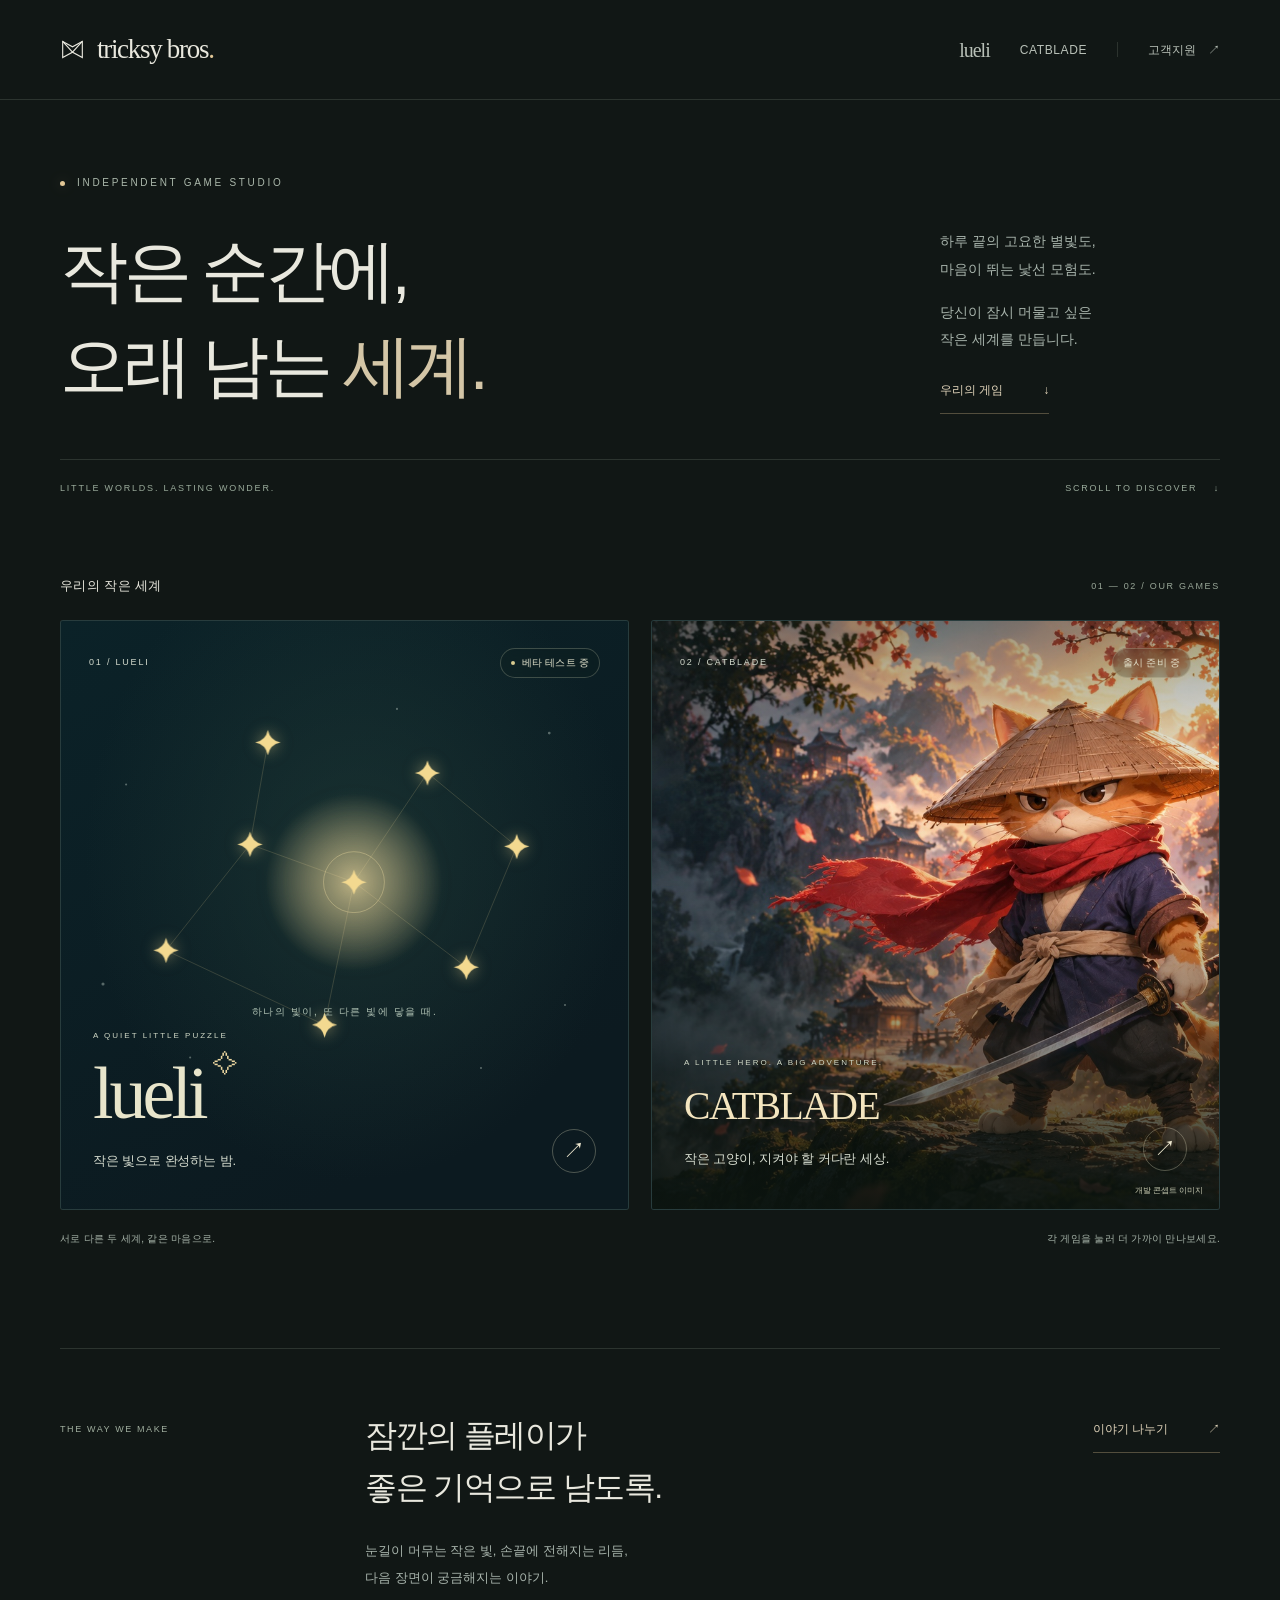
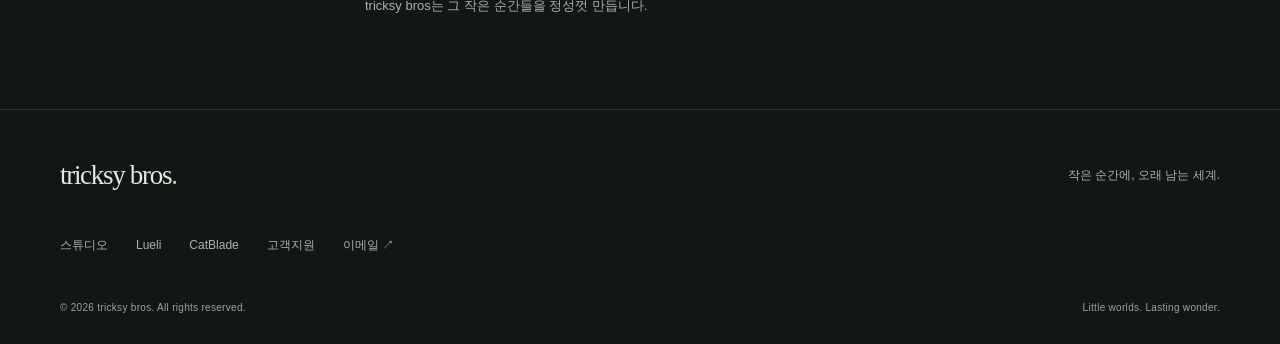
<file: index.html>
<!doctype html>
<html lang="ko"><head><meta charset="utf-8"><meta name="viewport" content="width=device-width,initial-scale=1"><meta name="theme-color" content="#111715"><title>tricksy bros — 작은 순간에, 오래 남는 세계</title><meta name="description" content="고요한 별빛 퍼즐 Lueli부터 고양이 검객의 모험 CatBlade까지. tricksy bros가 만드는 작은 세계를 만나보세요."><meta property="og:title" content="tricksy bros — Little worlds. Lasting wonder."><meta property="og:description" content="고요한 밤과 설레는 모험 사이, 당신의 다음 작은 세계."><meta property="og:type" content="website"><meta property="og:image" content="https://tricksybros.com/CatBlade/assets/catblade-keyart.jpg"><link rel="canonical" href="https://tricksybros.com/"><link rel="icon" href="shared/mark.svg" type="image/svg+xml"><link rel="stylesheet" href="shared/site.css"></head>
<body class="studio-home"><a class="skip" href="#main">본문으로 건너뛰기</a><header class="studio-header"><a class="studio-logo" href="index.html" aria-label="tricksy bros 회사 홈"><svg viewBox="0 0 28 28" aria-hidden="true"><path d="M3 5 14 11 25 5v18l-11-6-11 6Z"/><path d="m3 5 11 12L25 5"/></svg><span>tricksy bros<span class="logo-dot">.</span></span></a><nav class="studio-nav" aria-label="회사 및 게임 메뉴"><a href="Lueli/index.html" class="game-link ">lueli</a><a href="CatBlade/index.html" class="game-link ">CATBLADE</a><span class="nav-divider" aria-hidden="true"></span><a class="support-link" href="support/index.html">고객지원 <span aria-hidden="true">↗</span></a></nav></header>
<main id="main">
<section class="studio-intro"><div class="intro-overline"><span class="tiny-light" aria-hidden="true"></span> INDEPENDENT GAME STUDIO</div><div class="intro-grid"><h1>작은 순간에,<br>오래 남는 <em>세계.</em></h1><div class="intro-aside"><p>하루 끝의 고요한 별빛도,<br>마음이 뛰는 낯선 모험도.</p><p>당신이 잠시 머물고 싶은<br>작은 세계를 만듭니다.</p><a href="#games" class="understated-link">우리의 게임 <span aria-hidden="true">↓</span></a></div></div><div class="intro-foot"><span>LITTLE WORLDS. LASTING WONDER.</span><span>SCROLL TO DISCOVER <span aria-hidden="true">↓</span></span></div></section>
<section id="games" class="games-section" aria-labelledby="games-title"><div class="section-label"><h2 id="games-title">우리의 작은 세계</h2><span>01 — 02 / OUR GAMES</span></div><div class="game-gallery">
<a class="game-cover lueli-cover" href="Lueli/index.html" aria-labelledby="lueli-card-title"><div class="lueli-art" aria-hidden="true"><div class="constellation-glow"></div><svg class="constellation" viewBox="0 0 540 430"><defs><radialGradient id="starGlow"><stop stop-color="#fce5a8" stop-opacity=".55"/><stop offset="1" stop-color="#fce5a8" stop-opacity="0"/></radialGradient><path id="spark" d="M0-12Q2-2 12 0Q2 2 0 12Q-2 2-12 0Q-2-2 0-12Z"/></defs><path class="star-lines" d="M100 268 180 167 279 203 349 99 434 169 386 284 279 203 251 339 100 268M180 167 197 70"/><g class="art-spark"><circle cx="279" cy="203" r="85" fill="url(#starGlow)"/><use href="#spark" x="100" y="268"/><use href="#spark" x="180" y="167"/><use href="#spark" x="279" y="203"/><use href="#spark" x="349" y="99"/><use href="#spark" x="434" y="169"/><use href="#spark" x="386" y="284"/><use href="#spark" x="251" y="339"/><use href="#spark" x="197" y="70"/></g><g fill="#cbd9d0" opacity=".4"><circle cx="62" cy="110" r="1"/><circle cx="320" cy="38" r="1"/><circle cx="480" cy="320" r="1"/><circle cx="123" cy="370" r="1"/><circle cx="400" cy="380" r="1"/><circle cx="40" cy="300" r="1.5"/><circle cx="465" cy="61" r="1.3"/></g><circle cx="279" cy="203" r="29" class="art-ring"/></svg><span class="art-whisper">하나의 빛이, 또 다른 빛에 닿을 때.</span></div><div class="cover-top"><span class="game-number">01 / LUELI</span><span class="status-tag"><span></span> 베타 테스트 중</span></div><div class="cover-bottom"><div><p class="cover-genre">A QUIET LITTLE PUZZLE</p><h3 id="lueli-card-title" class="lueli-title">lueli<span aria-hidden="true">✧</span></h3><p class="cover-description">작은 빛으로 완성하는 밤.</p></div><span class="cover-arrow" aria-hidden="true">↗</span></div></a>
<a class="game-cover catblade-cover" href="CatBlade/index.html" aria-labelledby="catblade-card-title"><img src="CatBlade/assets/catblade-keyart.jpg" alt="붉은 목도리와 삿갓을 쓴 고양이 검객, 꽃잎이 흩날리는 마을" width="1672" height="941"><div class="cover-top"><span class="game-number">02 / CATBLADE</span><span class="status-tag">출시 준비 중</span></div><div class="cover-bottom"><div><p class="cover-genre">A LITTLE HERO. A BIG ADVENTURE.</p><h3 id="catblade-card-title" class="catblade-title">CATBLADE</h3><p class="cover-description">작은 고양이, 지켜야 할 커다란 세상.</p></div><span class="cover-arrow" aria-hidden="true">↗</span></div><span class="concept-caption">개발 콘셉트 이미지</span></a>
</div><div class="gallery-caption"><span>서로 다른 두 세계, 같은 마음으로.</span><span>각 게임을 눌러 더 가까이 만나보세요.</span></div></section>
<section id="studio" class="studio-note"><span class="note-index">THE WAY WE MAKE</span><div><h2>잠깐의 플레이가<br>좋은 기억으로 남도록.</h2><p>눈길이 머무는 작은 빛, 손끝에 전해지는 리듬,<br>다음 장면이 궁금해지는 이야기.<br>tricksy bros는 그 작은 순간들을 정성껏 만듭니다.</p></div><a class="understated-link" href="mailto:tricksybros@gmail.com">이야기 나누기 <span aria-hidden="true">↗</span></a></section>
</main><footer class="studio-footer"><div class="footer-top"><a class="studio-logo" href="index.html">tricksy bros<span class="logo-dot">.</span></a><p>작은 순간에, 오래 남는 세계.</p></div><nav aria-label="하단 메뉴"><a href="index.html">스튜디오</a><a href="Lueli/index.html">Lueli</a><a href="CatBlade/index.html">CatBlade</a><a href="support/index.html">고객지원</a><a href="mailto:tricksybros@gmail.com">이메일 ↗</a></nav><div class="footer-bottom"><span>© 2026 tricksy bros. All rights reserved.</span><span>Little worlds. Lasting wonder.</span></div></footer></body></html>
</file>
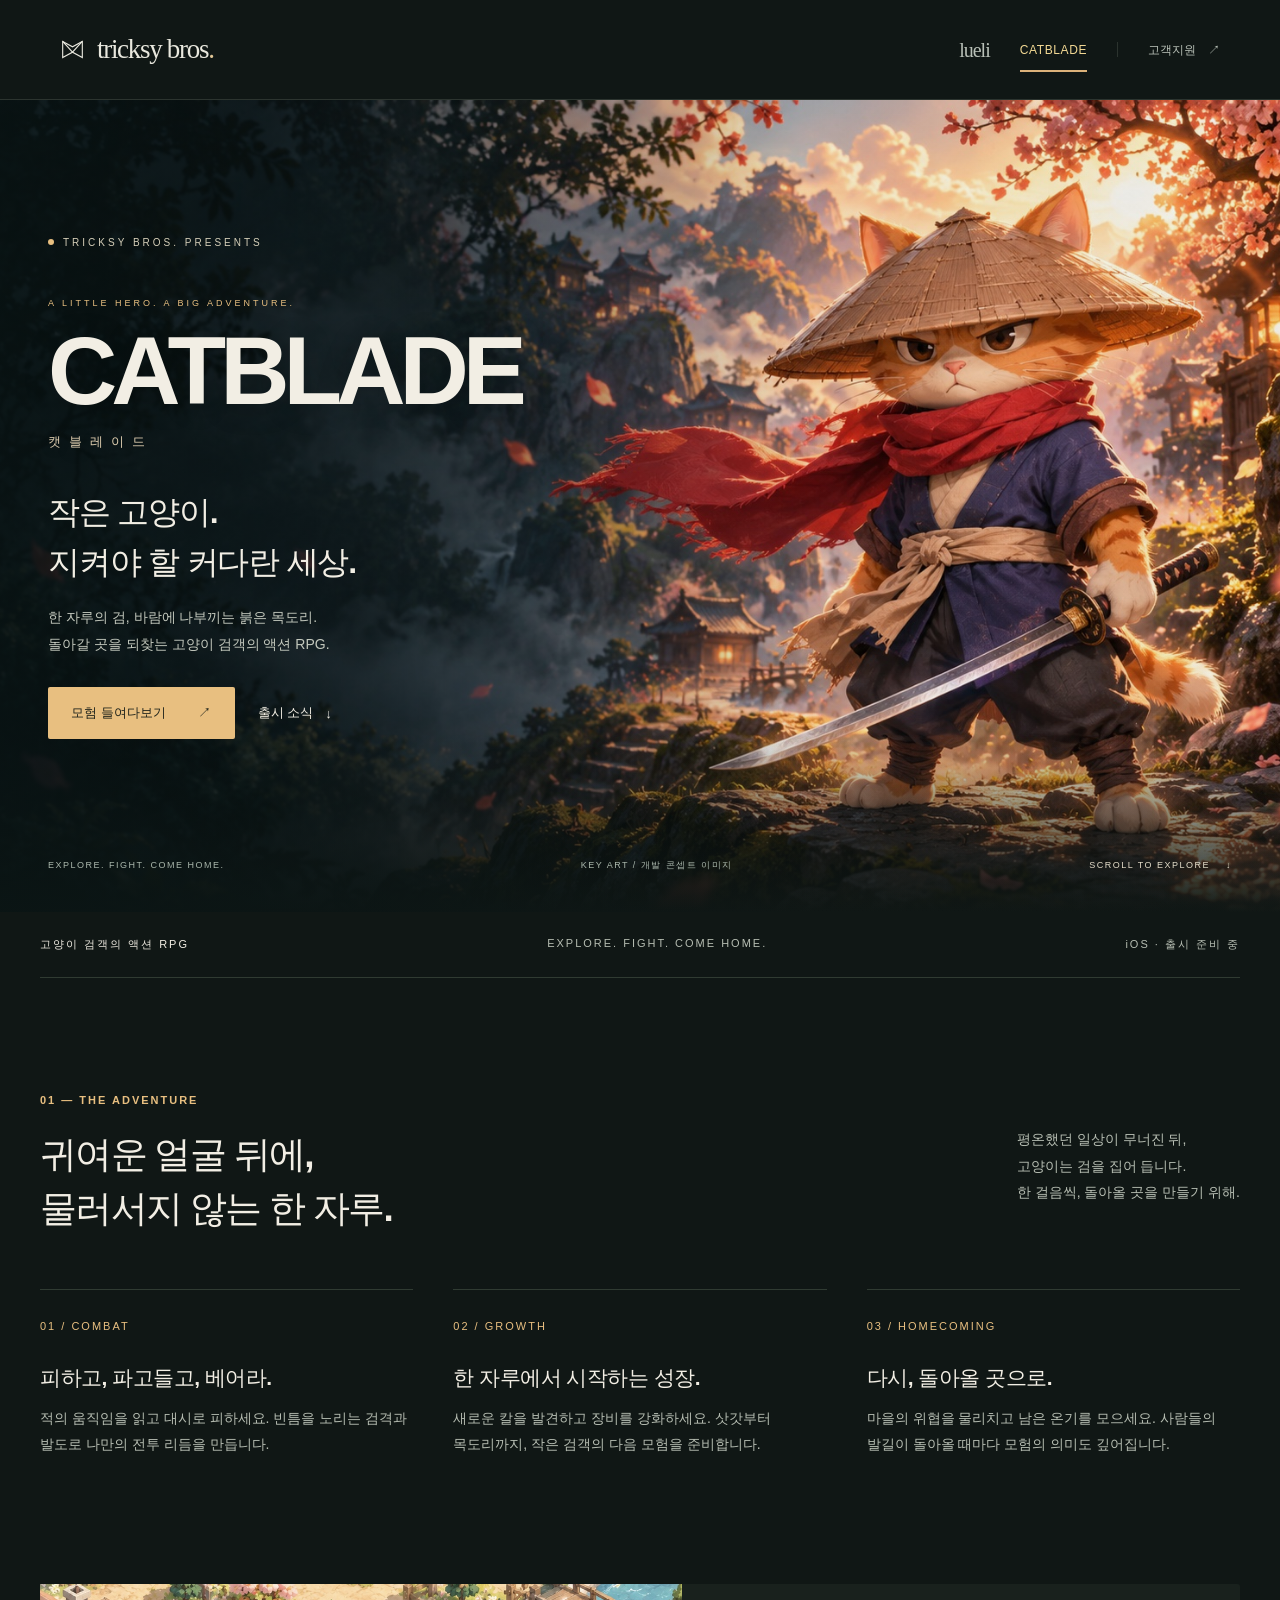
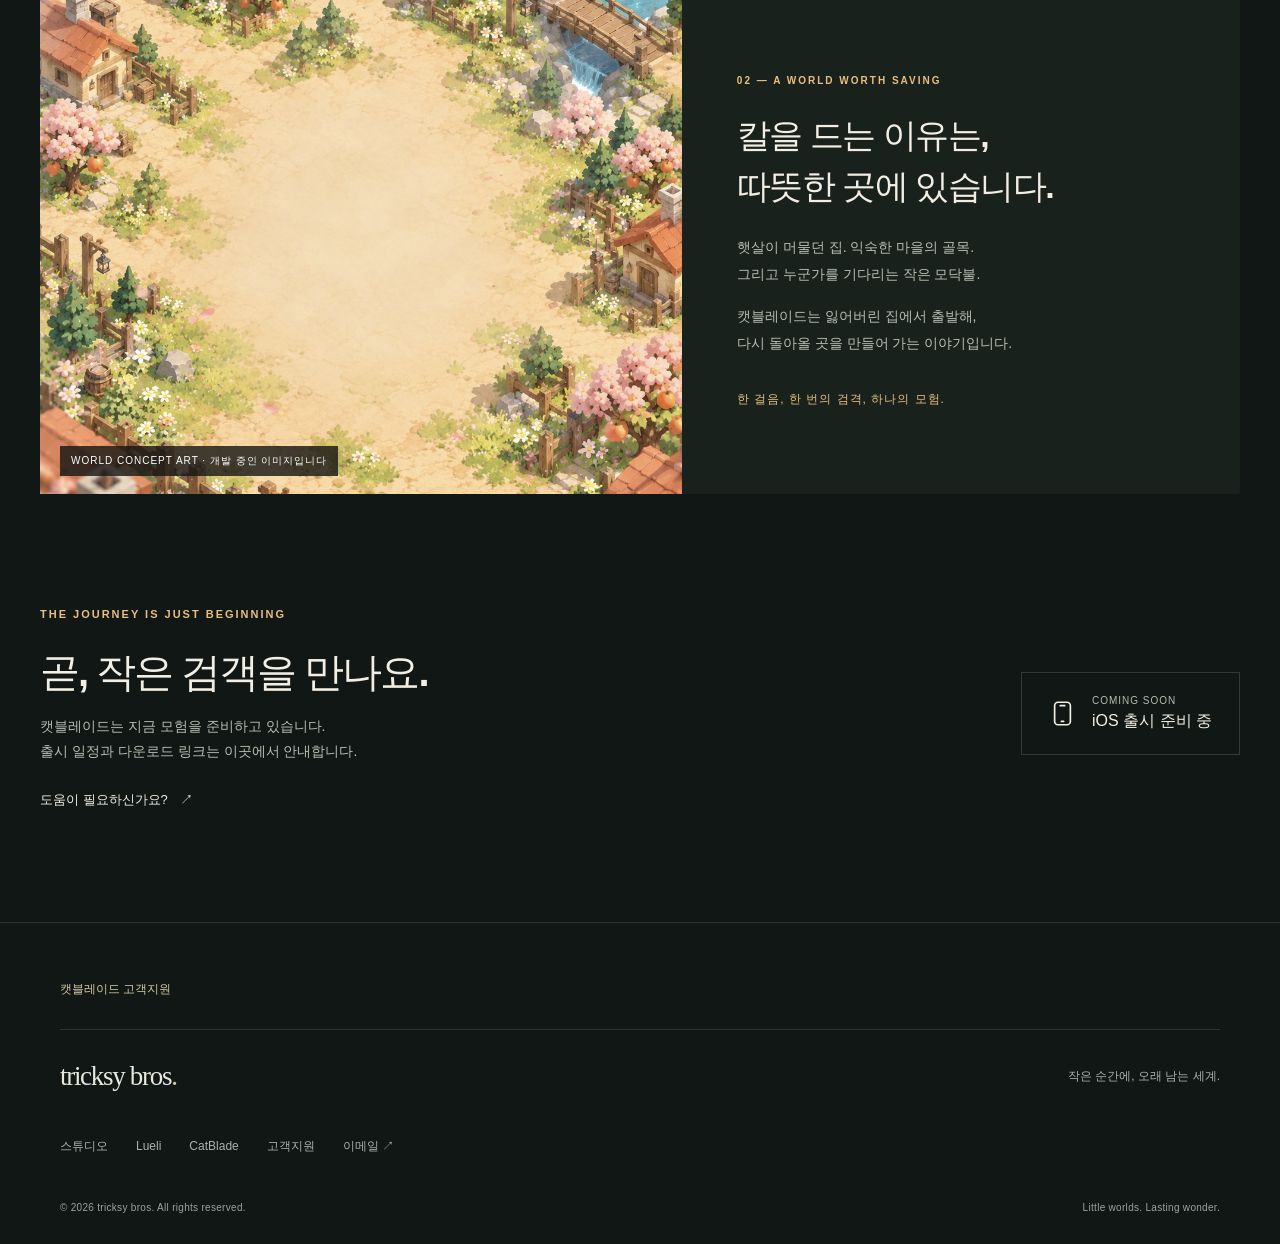
<file: CatBlade/index.html>
<!doctype html><html lang="ko"><head><meta charset="utf-8"><meta name="viewport" content="width=device-width, initial-scale=1"><meta name="theme-color" content="#141613"><title>CATBLADE · 캣블레이드 — Tricksy Bros.</title><meta name="description" content="작은 고양이, 지켜야 할 커다란 세상. 고양이 검객의 액션 RPG 캣블레이드. Tricksy Bros. 공식 게임 소개."><meta property="og:title" content="CATBLADE · 캣블레이드 — Tricksy Bros."><meta property="og:description" content="작은 고양이, 지켜야 할 커다란 세상. 고양이 검객의 액션 RPG 캣블레이드. Tricksy Bros. 공식 게임 소개."><meta property="og:type" content="website"><meta property="og:image" content="/CatBlade/assets/catblade-keyart.jpg"><link rel="icon" type="image/png" href="assets/catblade-icon.png"><link rel="stylesheet" href="assets/style.css"><link rel="canonical" href="https://tricksybros.com/CatBlade/"><link rel="stylesheet" href="../shared/site.css"></head><body class="catblade-page"><a class="skip" href="#main">본문으로 건너뛰기</a><div class="wrap"><header class="studio-header"><a class="studio-logo" href="../index.html" aria-label="tricksy bros 회사 홈"><svg viewBox="0 0 28 28" aria-hidden="true"><path d="M3 5 14 11 25 5v18l-11-6-11 6Z"/><path d="m3 5 11 12L25 5"/></svg><span>tricksy bros<span class="logo-dot">.</span></span></a><nav class="studio-nav" aria-label="회사 및 게임 메뉴"><a href="../Lueli/index.html" class="game-link ">lueli</a><a href="index.html" class="game-link selected" aria-current="page">CATBLADE</a><span class="nav-divider" aria-hidden="true"></span><a class="support-link" href="../support/index.html">고객지원 <span aria-hidden="true">↗</span></a></nav></header><main id="main"><section class="hero cinematic" aria-labelledby="hero-title"><img class="keyart" src="assets/catblade-keyart.jpg" alt="살구꽃이 흩날리는 마을, 삿갓과 붉은 목도리를 두른 고양이 검객이 검을 들고 서 있는 캣블레이드 키아트" width="1672" height="941" fetchpriority="high"><div class="hero-shade" aria-hidden="true"></div><div class="hero-copy"><div class="status">TRICKSY BROS. PRESENTS</div><div class="hero-genre">A LITTLE HERO. A BIG ADVENTURE.</div><h1 id="hero-title">CATBLADE<span>캣블레이드</span></h1><h2>작은 고양이.<br>지켜야 할 커다란 세상.</h2><p class="description">한 자루의 검, 바람에 나부끼는 붉은 목도리.<br>돌아갈 곳을 되찾는 고양이 검객의 액션 RPG.</p><div class="actions"><a class="button" href="#about">모험 들여다보기 <span aria-hidden="true">↗</span></a><a class="text-link" href="#release">출시 소식 <span aria-hidden="true">↓</span></a></div></div><div class="hero-bottom"><span>EXPLORE. FIGHT. COME HOME.</span><span>KEY ART / 개발 콘셉트 이미지</span><a href="#about" aria-label="게임 소개로 내려가기">SCROLL TO EXPLORE <span aria-hidden="true">↓</span></a></div></section><div class="intro-strip"><strong>고양이 검객의 액션 RPG</strong><span>EXPLORE. FIGHT. COME HOME.</span><span>iOS · 출시 준비 중</span></div><section id="about" class="section" aria-labelledby="about-title"><div class="section-heading"><div><span class="eyebrow">01 — THE ADVENTURE</span><h2 id="about-title">귀여운 얼굴 뒤에,<br>물러서지 않는 한 자루.</h2></div><p>평온했던 일상이 무너진 뒤,<br>고양이는 검을 집어 듭니다.<br>한 걸음씩, 돌아올 곳을 만들기 위해.</p></div><div class="features"><article class="feature"><span class="number">01 / COMBAT</span><h3>피하고, 파고들고, 베어라.</h3><p>적의 움직임을 읽고 대시로 피하세요. 빈틈을 노리는 검격과 발도로 나만의 전투 리듬을 만듭니다.</p></article><article class="feature"><span class="number">02 / GROWTH</span><h3>한 자루에서 시작하는 성장.</h3><p>새로운 칼을 발견하고 장비를 강화하세요. 삿갓부터 목도리까지, 작은 검객의 다음 모험을 준비합니다.</p></article><article class="feature"><span class="number">03 / HOMECOMING</span><h3>다시, 돌아올 곳으로.</h3><p>마을의 위협을 물리치고 남은 온기를 모으세요. 사람들의 발길이 돌아올 때마다 모험의 의미도 깊어집니다.</p></article></div></section><section class="world" aria-labelledby="world-title"><div class="world-image"><img src="assets/village.jpg" alt="살구나무와 작은 집, 돌길과 개울이 어우러진 따뜻한 마을의 콘셉트 아트" width="1080" height="1400" loading="lazy"><span class="caption">WORLD CONCEPT ART · 개발 중인 이미지입니다</span></div><div class="world-copy"><span class="eyebrow">02 — A WORLD WORTH SAVING</span><h2 id="world-title">칼을 드는 이유는,<br>따뜻한 곳에 있습니다.</h2><p>햇살이 머물던 집. 익숙한 마을의 골목.<br>그리고 누군가를 기다리는 작은 모닥불.</p><p>캣블레이드는 잃어버린 집에서 출발해,<br>다시 돌아올 곳을 만들어 가는 이야기입니다.</p><div class="world-end">한 걸음, 한 번의 검격, 하나의 모험.</div></div></section><section id="release" class="launch" aria-labelledby="release-title"><div><span class="eyebrow">THE JOURNEY IS JUST BEGINNING</span><h2 id="release-title">곧, 작은 검객을 만나요.</h2><p>캣블레이드는 지금 모험을 준비하고 있습니다.<br>출시 일정과 다운로드 링크는 이곳에서 안내합니다.</p><a class="text-link" href="support/index.html">도움이 필요하신가요? <span aria-hidden="true">↗</span></a></div><div class="coming" aria-label="iOS 출시 준비 중"><svg viewBox="0 0 24 24" fill="none" aria-hidden="true"><rect x="5" y="2" width="14" height="20" rx="3" stroke="currentColor" stroke-width="1.5"/><path d="M10 5h4M11 19h2" stroke="currentColor" stroke-width="1.5" stroke-linecap="round"/></svg><div><small>COMING SOON</small><span>iOS 출시 준비 중</span></div></div></section></main><footer class="studio-footer"><nav class="game-footer" aria-label="CatBlade 도움말"><a href="support/index.html">캣블레이드 고객지원</a></nav><div class="footer-top"><a class="studio-logo" href="../index.html">tricksy bros<span class="logo-dot">.</span></a><p>작은 순간에, 오래 남는 세계.</p></div><nav aria-label="하단 메뉴"><a href="../index.html">스튜디오</a><a href="../Lueli/index.html">Lueli</a><a href="index.html">CatBlade</a><a href="../support/index.html">고객지원</a><a href="mailto:tricksybros@gmail.com">이메일 ↗</a></nav><div class="footer-bottom"><span>© 2026 tricksy bros. All rights reserved.</span><span>Little worlds. Lasting wonder.</span></div></footer></div></body></html>
</file>
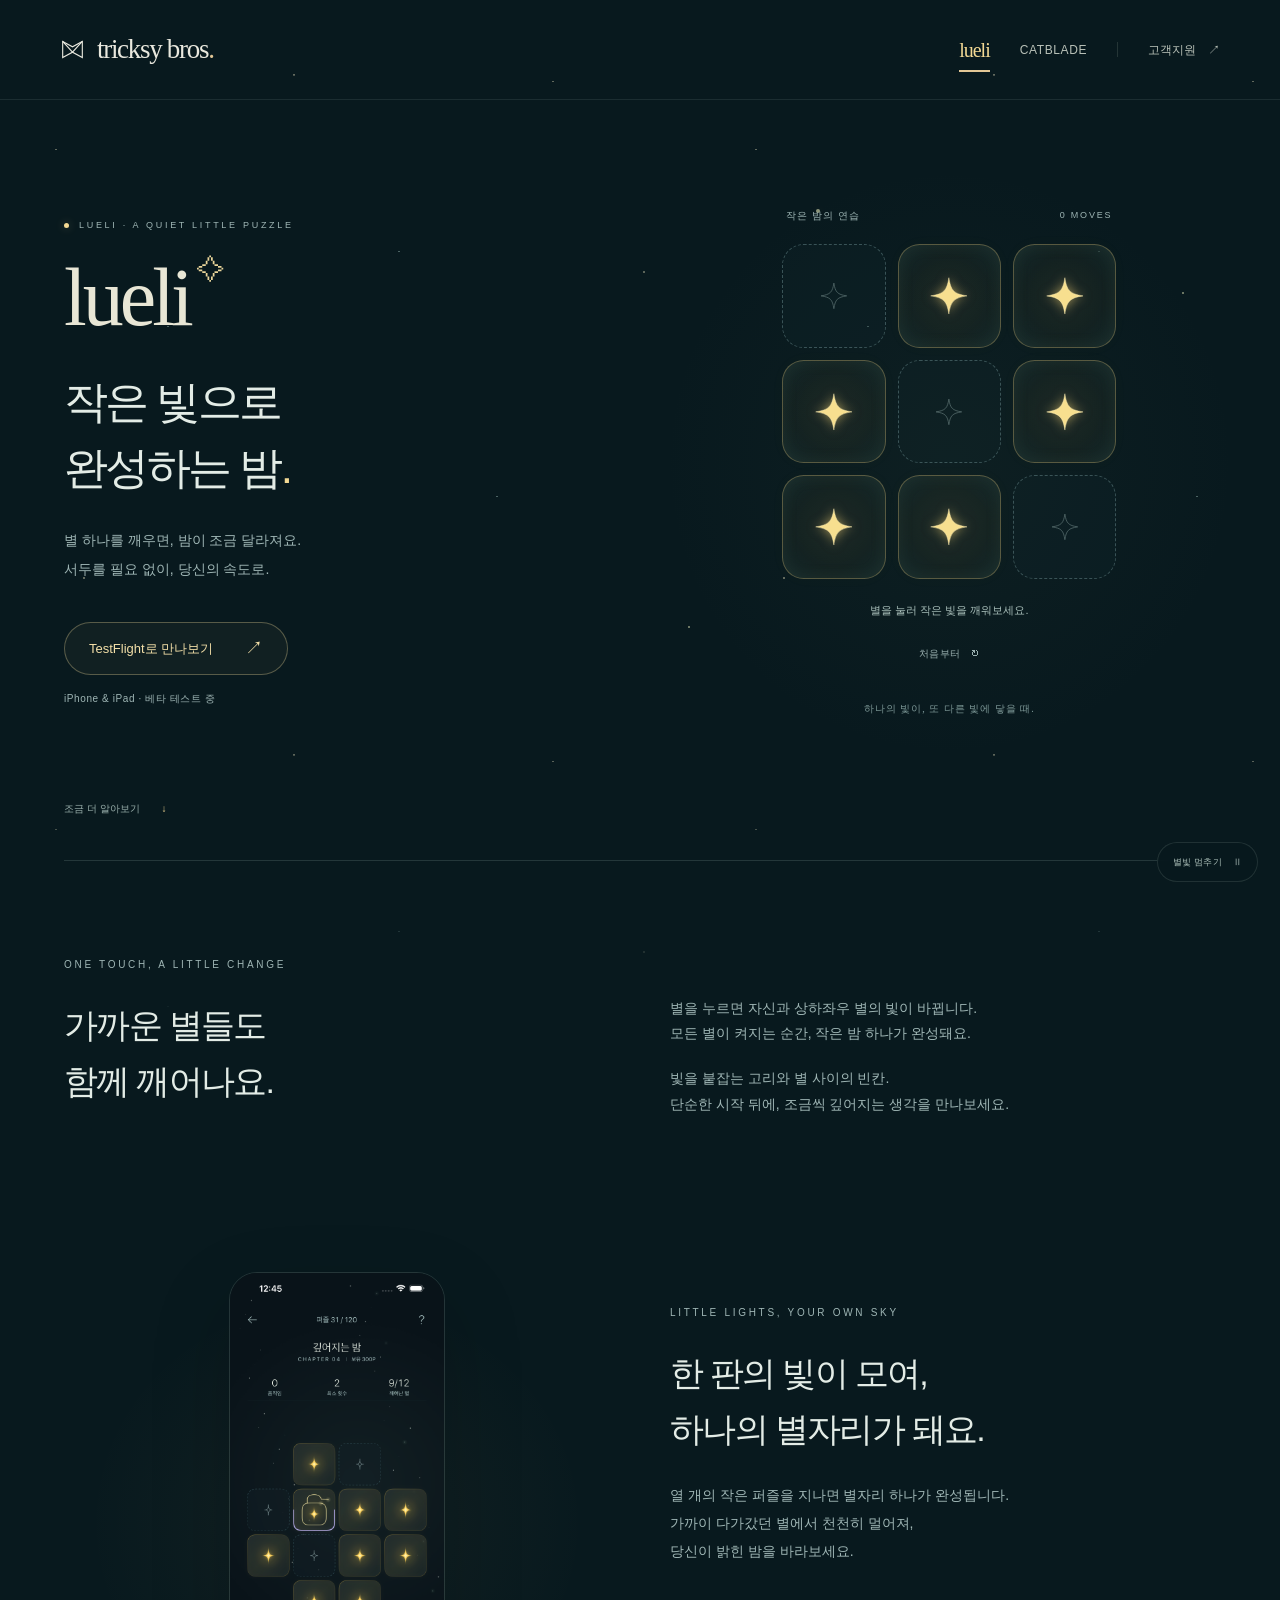
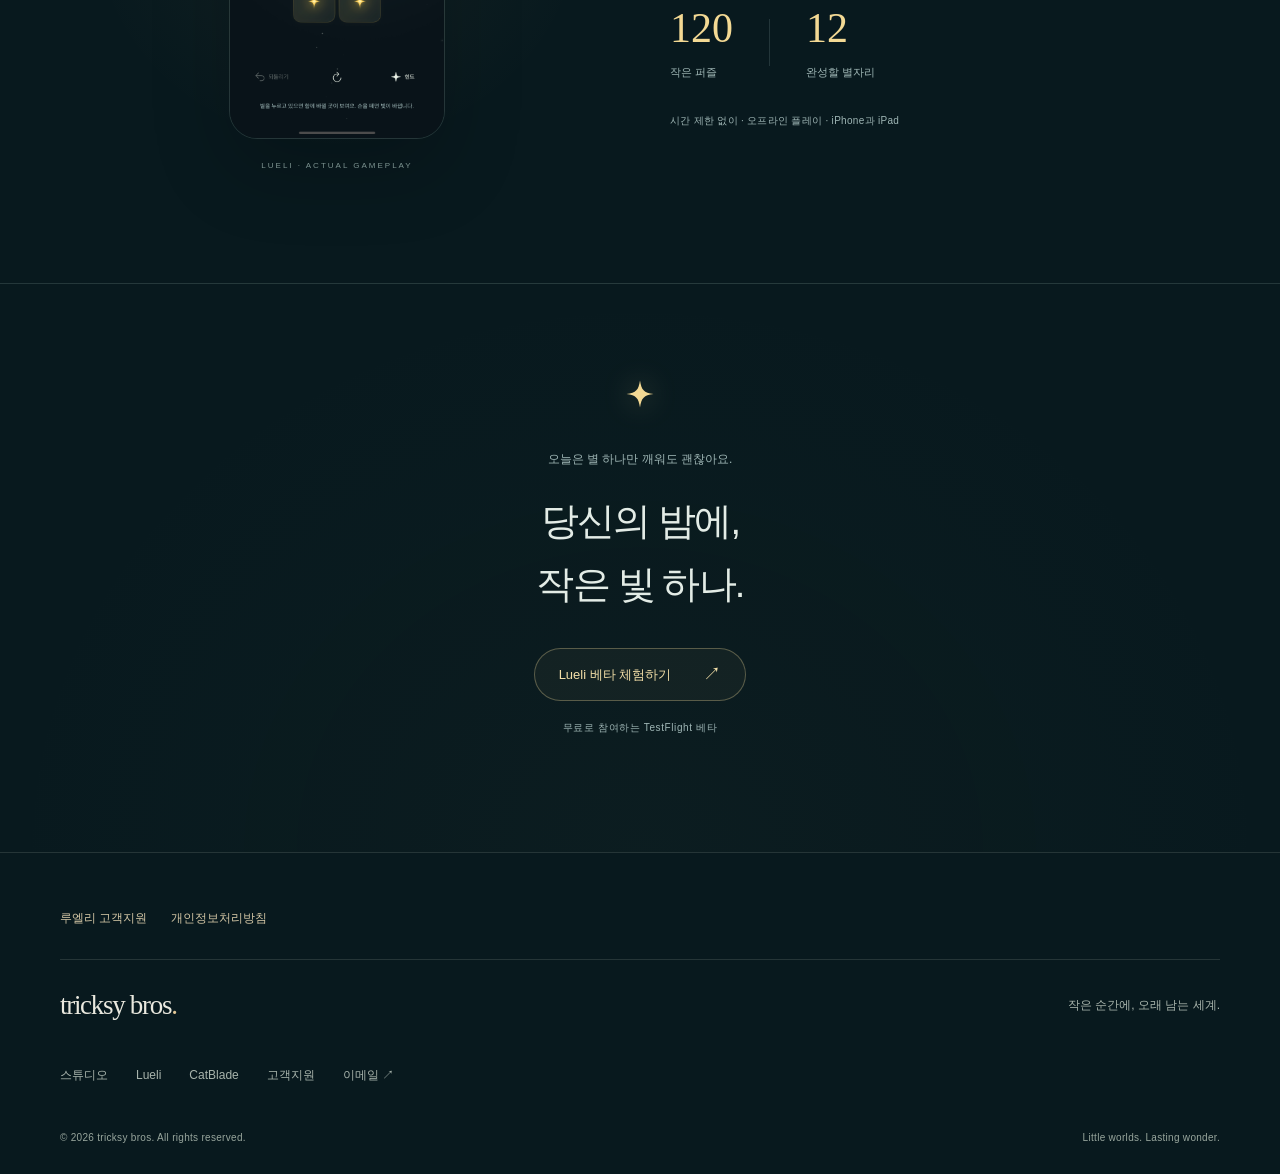
<file: Lueli/index.html>
<!doctype html><html lang="ko"><head><meta charset="utf-8"><meta name="viewport" content="width=device-width,initial-scale=1"><meta name="theme-color" content="#08191e"><meta name="description" content="작은 별을 깨우고 열두 개의 별자리를 완성하는 감성 퍼즐, Lueli. 시간 제한 없이 당신의 속도로 빛을 모아보세요. tricksy bros의 iPhone·iPad 게임."><meta property="og:title" content="Lueli — 작은 빛으로 완성하는 밤"><meta property="og:description" content="별 하나를 깨우면, 밤이 조금 달라져요. 120개의 고요한 퍼즐."><meta property="og:type" content="website"><link rel="icon" href="assets/icon.png"><link rel="stylesheet" href="style.css"><title>Lueli — 작은 빛으로 완성하는 밤 · tricksy bros</title><link rel="canonical" href="https://tricksybros.com/Lueli/"><link rel="stylesheet" href="../shared/site.css"></head><body class="landing lueli-page"><div class="sky" aria-hidden="true"><div class="stars"></div><div class="shooting one"></div><div class="shooting two"></div></div><a class="skip" href="#main">본문으로 건너뛰기</a><header class="studio-header"><a class="studio-logo" href="../index.html" aria-label="tricksy bros 회사 홈"><svg viewBox="0 0 28 28" aria-hidden="true"><path d="M3 5 14 11 25 5v18l-11-6-11 6Z"/><path d="m3 5 11 12L25 5"/></svg><span>tricksy bros<span class="logo-dot">.</span></span></a><nav class="studio-nav" aria-label="회사 및 게임 메뉴"><a href="index.html" class="game-link selected" aria-current="page">lueli</a><a href="../CatBlade/index.html" class="game-link ">CATBLADE</a><span class="nav-divider" aria-hidden="true"></span><a class="support-link" href="../support/index.html">고객지원 <span aria-hidden="true">↗</span></a></nav></header><main id="main"><section class="hero" aria-labelledby="hero-title"><div class="hero-copy"><p class="eyebrow"><span></span> LUELI · A QUIET LITTLE PUZZLE</p><p class="game-wordmark">lueli<span aria-hidden="true">✧</span></p><h1 id="hero-title">작은 빛으로<br>완성하는 밤<span class="period">.</span></h1><p class="hero-desc">별 하나를 깨우면, 밤이 조금 달라져요.<br>서두를 필요 없이, 당신의 속도로.</p><div class="hero-actions"><a class="button primary" href="https://testflight.apple.com/join/zT1vAbxN" target="_blank" rel="noopener">TestFlight로 만나보기 <span aria-hidden="true">↗</span></a><span class="availability">iPhone & iPad · 베타 테스트 중</span></div></div><div class="night-object"><div class="orbit" aria-hidden="true"><span></span><span></span><span></span></div><div class="demo"><div class="demo-heading"><span>작은 밤의 연습</span><span class="demo-count" aria-label="이동 횟수">0 MOVES</span></div><div class="board" aria-label="별 깨우기 3×3 체험"><button class="tile" data-cell="0" aria-label="1행 1열 별"><svg viewBox="0 0 40 40" aria-hidden="true"><path d="M20 2 C22 15 25 18 38 20 C25 22 22 25 20 38 C18 25 15 22 2 20 C15 18 18 15 20 2Z"/></svg></button><button class="tile" data-cell="1" aria-label="1행 2열 별"><svg viewBox="0 0 40 40" aria-hidden="true"><path d="M20 2 C22 15 25 18 38 20 C25 22 22 25 20 38 C18 25 15 22 2 20 C15 18 18 15 20 2Z"/></svg></button><button class="tile" data-cell="2" aria-label="1행 3열 별"><svg viewBox="0 0 40 40" aria-hidden="true"><path d="M20 2 C22 15 25 18 38 20 C25 22 22 25 20 38 C18 25 15 22 2 20 C15 18 18 15 20 2Z"/></svg></button><button class="tile" data-cell="3" aria-label="2행 1열 별"><svg viewBox="0 0 40 40" aria-hidden="true"><path d="M20 2 C22 15 25 18 38 20 C25 22 22 25 20 38 C18 25 15 22 2 20 C15 18 18 15 20 2Z"/></svg></button><button class="tile" data-cell="4" aria-label="2행 2열 별"><svg viewBox="0 0 40 40" aria-hidden="true"><path d="M20 2 C22 15 25 18 38 20 C25 22 22 25 20 38 C18 25 15 22 2 20 C15 18 18 15 20 2Z"/></svg></button><button class="tile" data-cell="5" aria-label="2행 3열 별"><svg viewBox="0 0 40 40" aria-hidden="true"><path d="M20 2 C22 15 25 18 38 20 C25 22 22 25 20 38 C18 25 15 22 2 20 C15 18 18 15 20 2Z"/></svg></button><button class="tile" data-cell="6" aria-label="3행 1열 별"><svg viewBox="0 0 40 40" aria-hidden="true"><path d="M20 2 C22 15 25 18 38 20 C25 22 22 25 20 38 C18 25 15 22 2 20 C15 18 18 15 20 2Z"/></svg></button><button class="tile" data-cell="7" aria-label="3행 2열 별"><svg viewBox="0 0 40 40" aria-hidden="true"><path d="M20 2 C22 15 25 18 38 20 C25 22 22 25 20 38 C18 25 15 22 2 20 C15 18 18 15 20 2Z"/></svg></button><button class="tile" data-cell="8" aria-label="3행 3열 별"><svg viewBox="0 0 40 40" aria-hidden="true"><path d="M20 2 C22 15 25 18 38 20 C25 22 22 25 20 38 C18 25 15 22 2 20 C15 18 18 15 20 2Z"/></svg></button></div><p class="demo-message" aria-live="polite">별을 눌러 작은 빛을 깨워보세요.</p><button class="reset" type="button">처음부터 <span aria-hidden="true">↻</span></button><noscript><p>별 체험을 하려면 JavaScript를 켜주세요.</p></noscript></div><p class="object-note">하나의 빛이, 또 다른 빛에 닿을 때.</p></div><a class="scroll-cue" href="#story"><span>조금 더 알아보기</span><span aria-hidden="true">↓</span></a></section><section id="story" class="story"><div class="section-intro"><p class="eyebrow">ONE TOUCH, A LITTLE CHANGE</p><h2>가까운 별들도<br>함께 깨어나요.</h2></div><div class="story-text"><p>별을 누르면 자신과 상하좌우 별의 빛이 바뀝니다.<br class="desktop"> 모든 별이 켜지는 순간, 작은 밤 하나가 완성돼요.</p><p>빛을 붙잡는 고리와 별 사이의 빈칸.<br>단순한 시작 뒤에, 조금씩 깊어지는 생각을 만나보세요.</p></div></section><section class="journey" aria-labelledby="journey-title"><div class="screen-wrap"><div class="screen-halo"></div><img src="assets/gameplay.png" alt="따뜻한 노란 별과 꺼진 점선 타일로 구성된 Lueli의 실제 퍼즐 화면" loading="lazy" width="1320" height="2868"><span class="screen-caption">LUELI · ACTUAL GAMEPLAY</span></div><div class="journey-copy"><p class="eyebrow">LITTLE LIGHTS, YOUR OWN SKY</p><h2 id="journey-title">한 판의 빛이 모여,<br>하나의 별자리가 돼요.</h2><p>열 개의 작은 퍼즐을 지나면 별자리 하나가 완성됩니다.<br>가까이 다가갔던 별에서 천천히 멀어져,<br>당신이 밝힌 밤을 바라보세요.</p><div class="numbers"><div><strong>120</strong><span>작은 퍼즐</span></div><i aria-hidden="true"></i><div><strong>12</strong><span>완성할 별자리</span></div></div><p class="quiet-detail">시간 제한 없이 · 오프라인 플레이 · iPhone과 iPad</p></div></section><section class="closing"><div class="closing-star" aria-hidden="true"><svg viewBox="0 0 40 40" aria-hidden="true"><path d="M20 2 C22 15 25 18 38 20 C25 22 22 25 20 38 C18 25 15 22 2 20 C15 18 18 15 20 2Z"/></svg></div><p>오늘은 별 하나만 깨워도 괜찮아요.</p><h2>당신의 밤에,<br>작은 빛 하나.</h2><a class="button primary" href="https://testflight.apple.com/join/zT1vAbxN" target="_blank" rel="noopener">Lueli 베타 체험하기 <span aria-hidden="true">↗</span></a><span class="availability">무료로 참여하는 TestFlight 베타</span></section></main><footer class="studio-footer"><nav class="game-footer" aria-label="Lueli 도움말"><a href="support/index.html">루엘리 고객지원</a><a href="privacy/index.html">개인정보처리방침</a></nav><div class="footer-top"><a class="studio-logo" href="../index.html">tricksy bros<span class="logo-dot">.</span></a><p>작은 순간에, 오래 남는 세계.</p></div><nav aria-label="하단 메뉴"><a href="../index.html">스튜디오</a><a href="index.html">Lueli</a><a href="../CatBlade/index.html">CatBlade</a><a href="../support/index.html">고객지원</a><a href="mailto:tricksybros@gmail.com">이메일 ↗</a></nav><div class="footer-bottom"><span>© 2026 tricksy bros. All rights reserved.</span><span>Little worlds. Lasting wonder.</span></div></footer><button class="motion-toggle" type="button" aria-pressed="false" aria-label="배경 별 움직임 멈추기">별빛 멈추기 <span aria-hidden="true">Ⅱ</span></button><script src="app.js" defer></script></body></html>
</file>
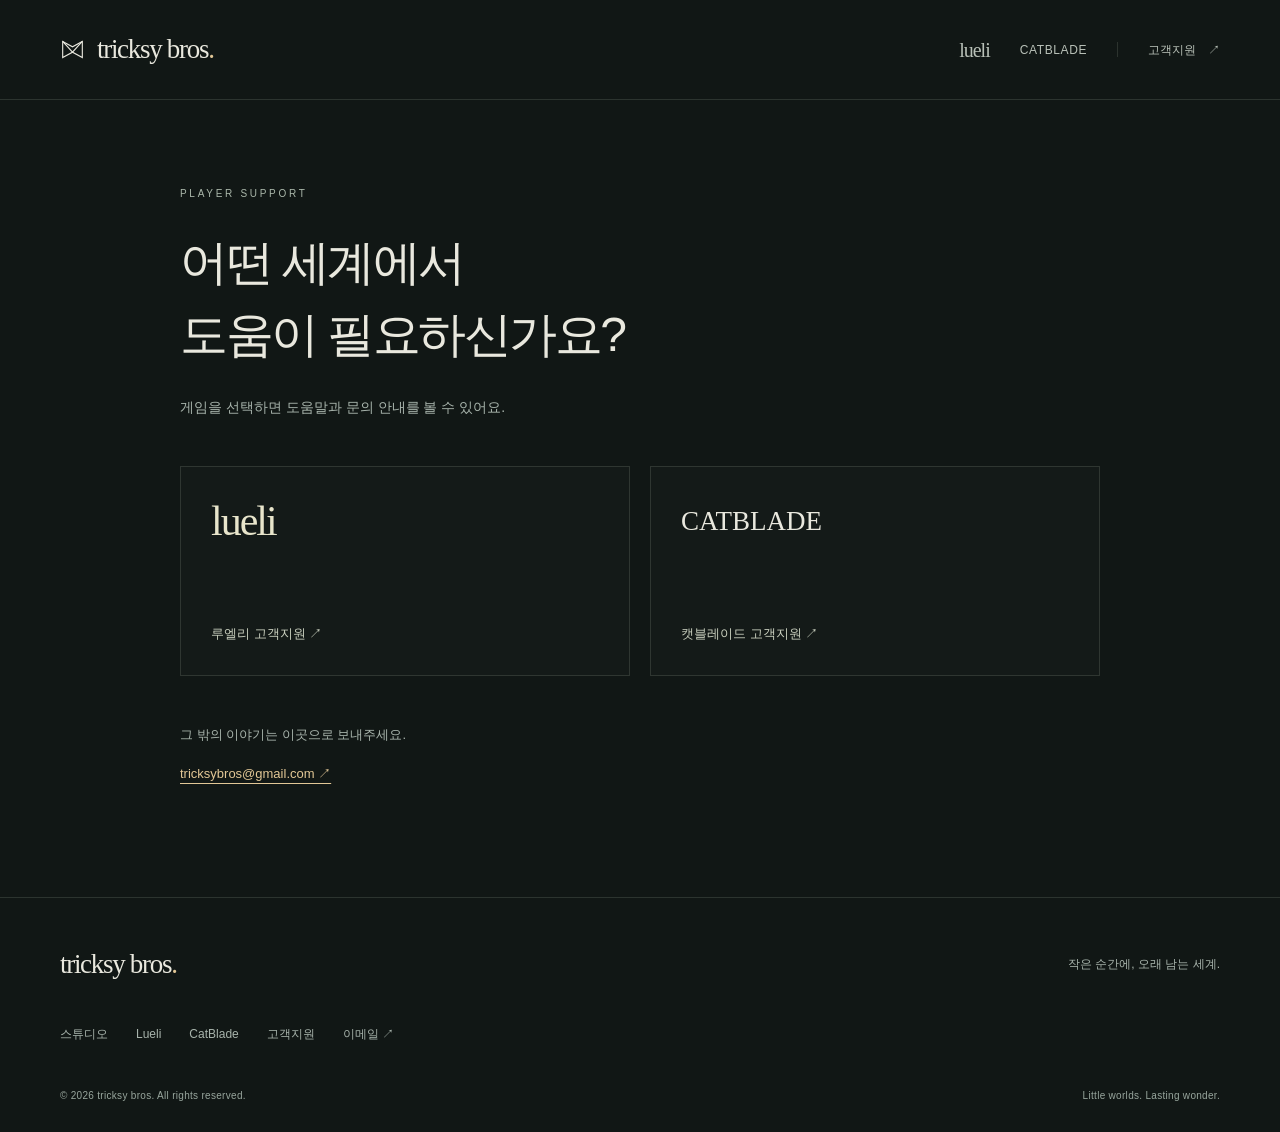
<file: support/index.html>
<!doctype html><html lang="ko"><head><meta charset="utf-8"><meta name="viewport" content="width=device-width,initial-scale=1"><meta name="theme-color" content="#111715"><title>고객지원 · tricksy bros</title><meta name="description" content="Lueli와 CatBlade 고객지원. 게임별 도움말과 이메일 문의를 확인하세요."><link rel="canonical" href="https://tricksybros.com/support/"><link rel="icon" href="../shared/mark.svg" type="image/svg+xml"><link rel="stylesheet" href="../shared/site.css"></head><body class="studio-home"><a class="skip" href="#main">본문으로 건너뛰기</a><header class="studio-header"><a class="studio-logo" href="../index.html" aria-label="tricksy bros 회사 홈"><svg viewBox="0 0 28 28" aria-hidden="true"><path d="M3 5 14 11 25 5v18l-11-6-11 6Z"/><path d="m3 5 11 12L25 5"/></svg><span>tricksy bros<span class="logo-dot">.</span></span></a><nav class="studio-nav" aria-label="회사 및 게임 메뉴"><a href="../Lueli/index.html" class="game-link ">lueli</a><a href="../CatBlade/index.html" class="game-link ">CATBLADE</a><span class="nav-divider" aria-hidden="true"></span><a class="support-link" href="index.html">고객지원 <span aria-hidden="true">↗</span></a></nav></header><main id="main" class="support-hub"><p class="intro-overline">PLAYER SUPPORT</p><h1>어떤 세계에서<br>도움이 필요하신가요?</h1><p class="hub-description">게임을 선택하면 도움말과 문의 안내를 볼 수 있어요.</p><div class="support-options"><a href="../Lueli/support/index.html"><span class="lueli-title">lueli</span><span>루엘리 고객지원 ↗</span></a><a href="../CatBlade/support/index.html"><strong>CATBLADE</strong><span>캣블레이드 고객지원 ↗</span></a></div><div class="hub-contact"><p>그 밖의 이야기는 이곳으로 보내주세요.</p><a href="mailto:tricksybros@gmail.com">tricksybros@gmail.com ↗</a></div></main><footer class="studio-footer"><div class="footer-top"><a class="studio-logo" href="../index.html">tricksy bros<span class="logo-dot">.</span></a><p>작은 순간에, 오래 남는 세계.</p></div><nav aria-label="하단 메뉴"><a href="../index.html">스튜디오</a><a href="../Lueli/index.html">Lueli</a><a href="../CatBlade/index.html">CatBlade</a><a href="index.html">고객지원</a><a href="mailto:tricksybros@gmail.com">이메일 ↗</a></nav><div class="footer-bottom"><span>© 2026 tricksy bros. All rights reserved.</span><span>Little worlds. Lasting wonder.</span></div></footer></body></html>
</file>
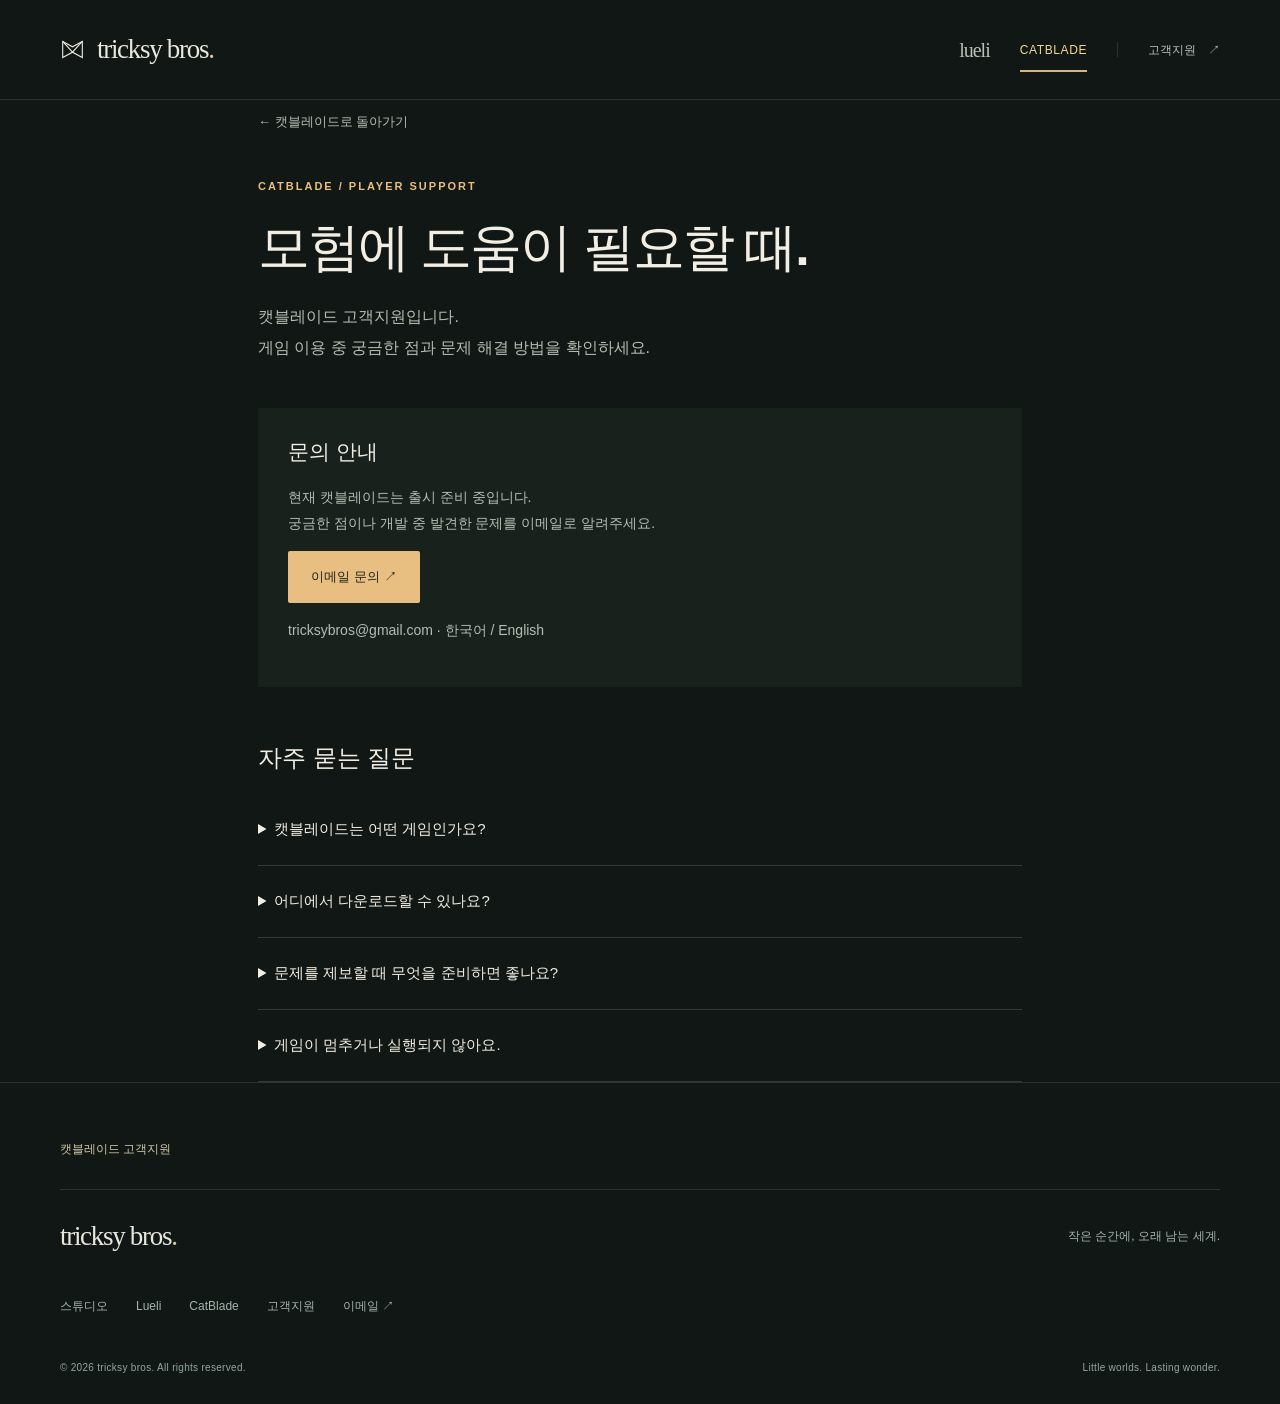
<file: CatBlade/support/index.html>
<!doctype html><html lang="ko"><head><meta charset="utf-8"><meta name="viewport" content="width=device-width, initial-scale=1"><meta name="theme-color" content="#141613"><title>캣블레이드 고객지원 — Tricksy Bros.</title><meta name="description" content="캣블레이드 공식 고객지원. 게임 안내, 자주 묻는 질문과 문제 해결 방법을 확인하세요."><meta property="og:title" content="캣블레이드 고객지원 — Tricksy Bros."><meta property="og:description" content="캣블레이드 공식 고객지원. 게임 안내, 자주 묻는 질문과 문제 해결 방법을 확인하세요."><meta property="og:type" content="website"><meta property="og:image" content="/CatBlade/assets/catblade-keyart.jpg"><link rel="icon" type="image/png" href="../assets/catblade-icon.png"><link rel="stylesheet" href="../assets/style.css"><link rel="canonical" href="https://tricksybros.com/CatBlade/support/"><link rel="stylesheet" href="../../shared/site.css"></head><body class="catblade-page"><a class="skip" href="#main">본문으로 건너뛰기</a><div class="wrap"><header class="studio-header"><a class="studio-logo" href="../../index.html" aria-label="tricksy bros 회사 홈"><svg viewBox="0 0 28 28" aria-hidden="true"><path d="M3 5 14 11 25 5v18l-11-6-11 6Z"/><path d="m3 5 11 12L25 5"/></svg><span>tricksy bros<span class="logo-dot">.</span></span></a><nav class="studio-nav" aria-label="회사 및 게임 메뉴"><a href="../../Lueli/index.html" class="game-link ">lueli</a><a href="../index.html" class="game-link selected" aria-current="page">CATBLADE</a><span class="nav-divider" aria-hidden="true"></span><a class="support-link" href="../../support/index.html">고객지원 <span aria-hidden="true">↗</span></a></nav></header><main id="main" class="support"><a class="back" href="../index.html">← 캣블레이드로 돌아가기</a><div class="eyebrow" style="margin-top:36px">CATBLADE / PLAYER SUPPORT</div><h1>모험에 도움이 필요할 때.</h1><p class="lead">캣블레이드 고객지원입니다.<br>게임 이용 중 궁금한 점과 문제 해결 방법을 확인하세요.</p><section class="contact"><h2>문의 안내</h2><p>현재 캣블레이드는 출시 준비 중입니다.<br>궁금한 점이나 개발 중 발견한 문제를 이메일로 알려주세요.</p><a class="button" href="mailto:tricksybros@gmail.com?subject=CatBlade%20Support">이메일 문의 ↗</a><p>tricksybros@gmail.com · 한국어 / English</p></section><section aria-labelledby="faq-title"><h2 id="faq-title">자주 묻는 질문</h2><details><summary>캣블레이드는 어떤 게임인가요?</summary><p>삿갓과 붉은 목도리를 두른 고양이 검객이 마을을 되찾는 액션 RPG입니다. 탐험과 전투를 통해 장비를 모으고 성장하는 모험을 담고 있습니다.</p></details><details><summary>어디에서 다운로드할 수 있나요?</summary><p>현재 iOS 출시를 준비하고 있습니다. 출시 일정과 App Store 다운로드 링크가 확정되면 공식 소개 페이지에서 안내합니다.</p></details><details><summary>문제를 제보할 때 무엇을 준비하면 좋나요?</summary><p>기기 모델, 운영체제 버전, 게임 버전, 문제가 발생한 시점과 재현 방법을 준비해 주세요. 관련 스크린샷도 도움이 됩니다. 비밀번호나 결제 카드 정보는 보내지 마세요.</p></details><details><summary>게임이 멈추거나 실행되지 않아요.</summary><p>게임을 완전히 종료한 뒤 다시 실행하고, 기기의 저장 공간과 게임 업데이트 여부를 확인해 주세요. 문제가 계속되면 발생 상황을 기록해 주세요. 저장 데이터가 사라질 수 있으므로 게임 삭제와 재설치는 먼저 피해주세요.</p></details></section></main><footer class="studio-footer"><nav class="game-footer" aria-label="CatBlade 도움말"><a href="index.html">캣블레이드 고객지원</a></nav><div class="footer-top"><a class="studio-logo" href="../../index.html">tricksy bros<span class="logo-dot">.</span></a><p>작은 순간에, 오래 남는 세계.</p></div><nav aria-label="하단 메뉴"><a href="../../index.html">스튜디오</a><a href="../../Lueli/index.html">Lueli</a><a href="../index.html">CatBlade</a><a href="../../support/index.html">고객지원</a><a href="mailto:tricksybros@gmail.com">이메일 ↗</a></nav><div class="footer-bottom"><span>© 2026 tricksy bros. All rights reserved.</span><span>Little worlds. Lasting wonder.</span></div></footer></div></body></html>
</file>
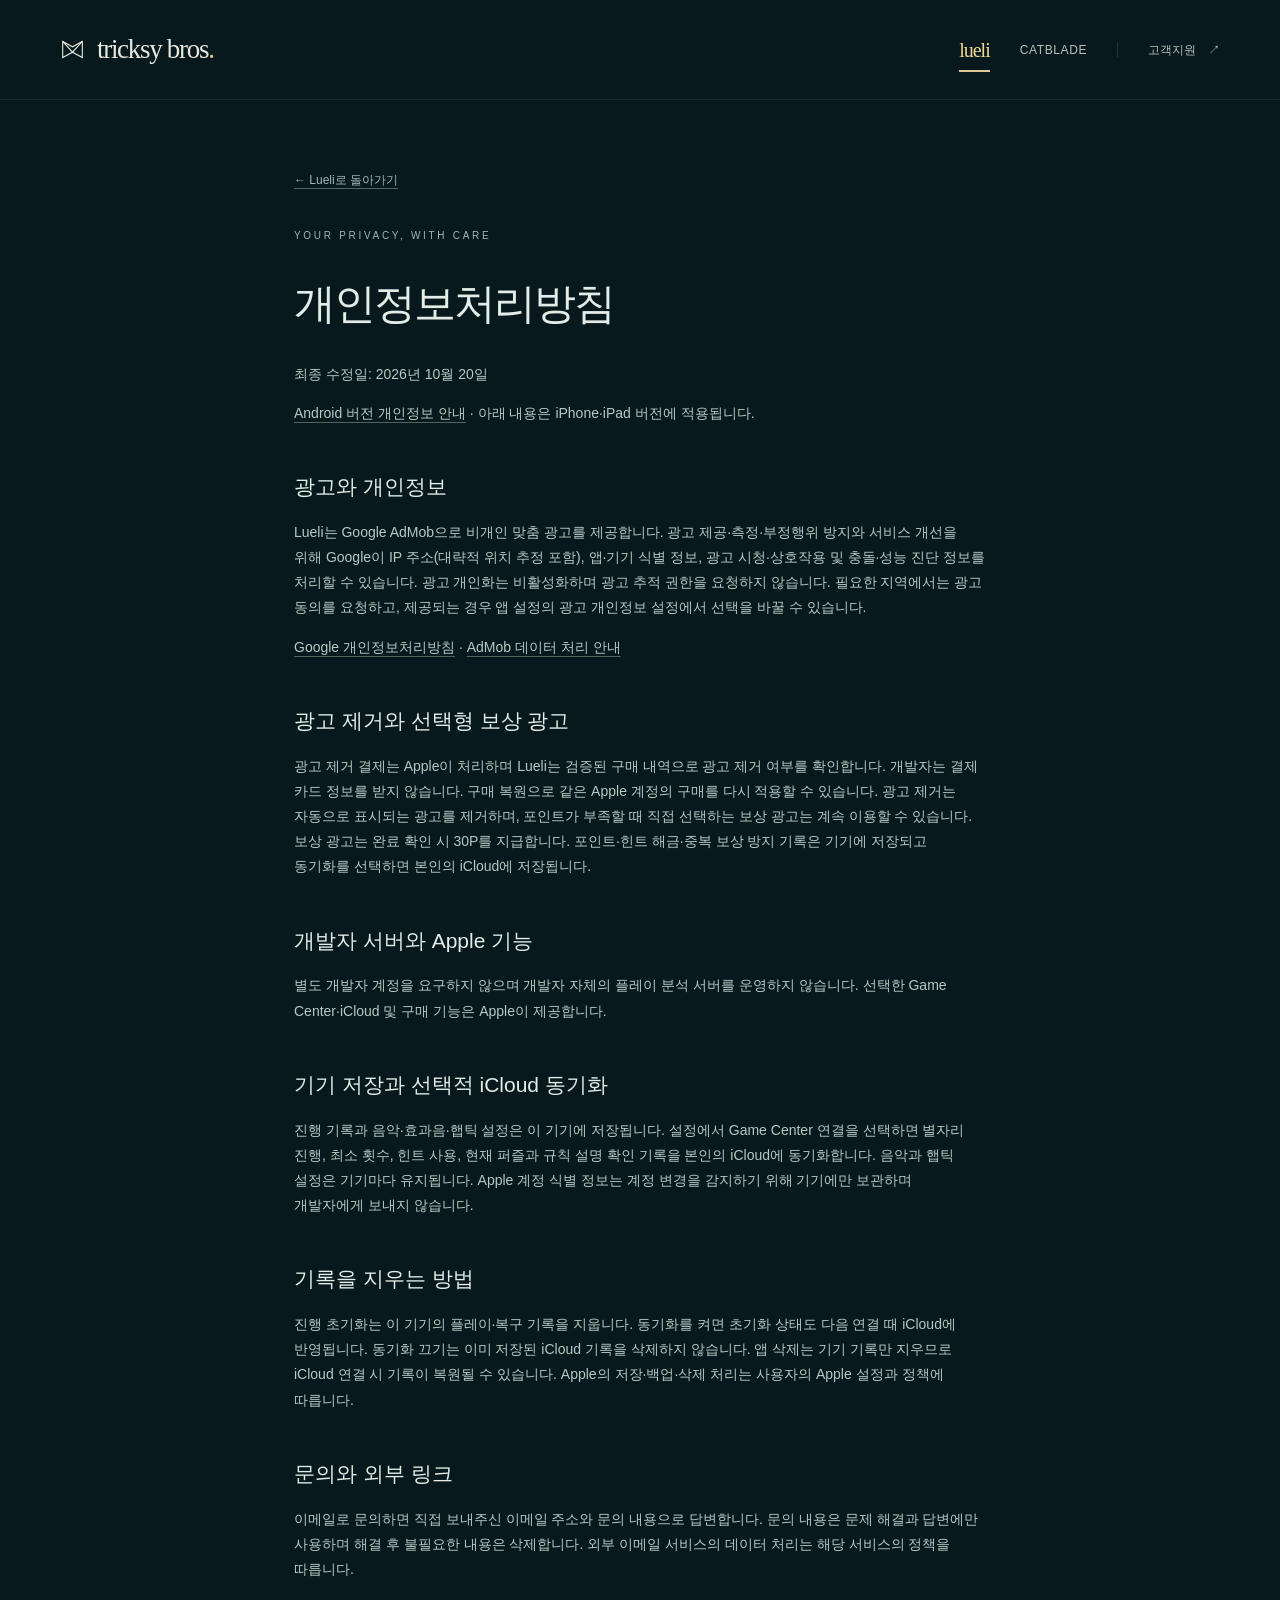
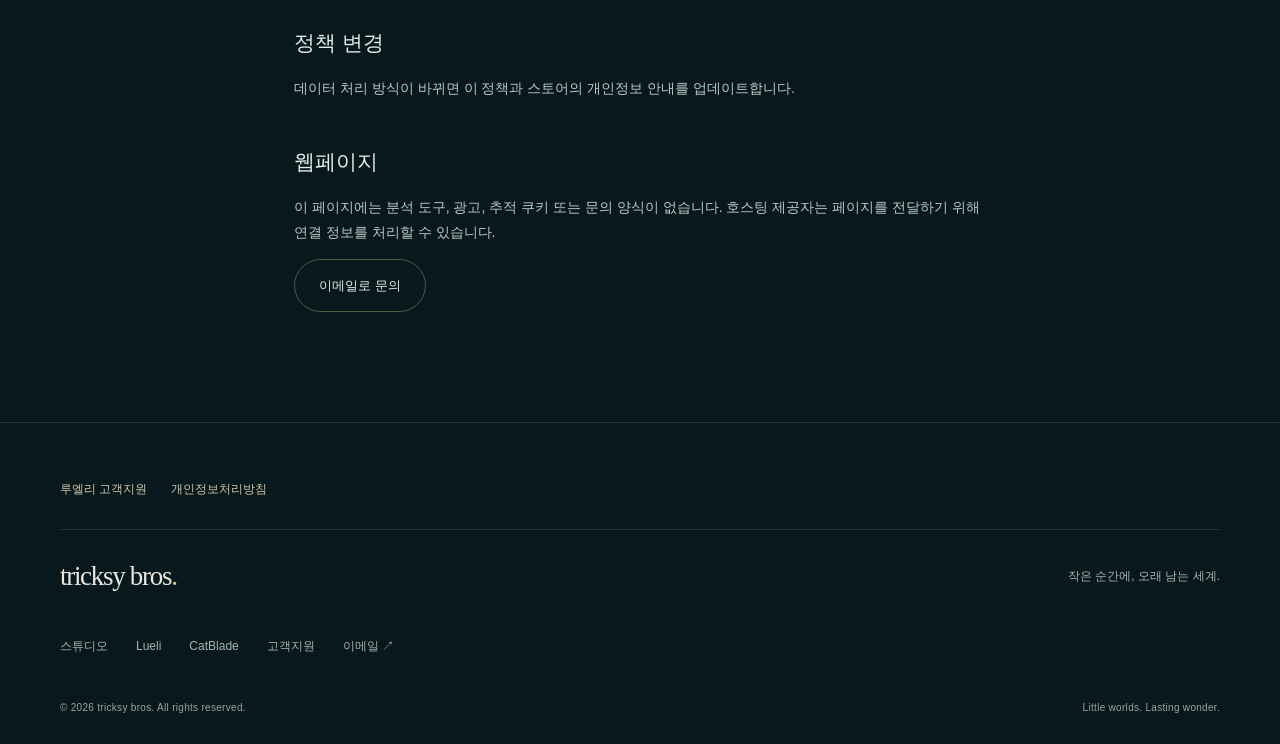
<file: Lueli/privacy/index.html>
<!doctype html><html lang="ko"><head><meta charset="utf-8"><meta name="viewport" content="width=device-width,initial-scale=1"><meta name="theme-color" content="#08191e"><meta name="description" content="작은 별을 깨우고 열두 개의 별자리를 완성하는 감성 퍼즐, Lueli. 시간 제한 없이 당신의 속도로 빛을 모아보세요. tricksy bros의 iPhone·iPad 게임."><meta property="og:title" content="Lueli — 작은 빛으로 완성하는 밤"><meta property="og:description" content="별 하나를 깨우면, 밤이 조금 달라져요. 120개의 고요한 퍼즐."><meta property="og:type" content="website"><link rel="icon" href="../assets/icon.png"><link rel="stylesheet" href="../style.css"><title>개인정보처리방침 · Lueli</title><link rel="canonical" href="https://tricksybros.com/Lueli/privacy/"><link rel="stylesheet" href="../../shared/site.css"></head><body class="lueli-page"><a class="skip" href="#main">본문으로 건너뛰기</a><header class="studio-header"><a class="studio-logo" href="../../index.html" aria-label="tricksy bros 회사 홈"><svg viewBox="0 0 28 28" aria-hidden="true"><path d="M3 5 14 11 25 5v18l-11-6-11 6Z"/><path d="m3 5 11 12L25 5"/></svg><span>tricksy bros<span class="logo-dot">.</span></span></a><nav class="studio-nav" aria-label="회사 및 게임 메뉴"><a href="../index.html" class="game-link selected" aria-current="page">lueli</a><a href="../../CatBlade/index.html" class="game-link ">CATBLADE</a><span class="nav-divider" aria-hidden="true"></span><a class="support-link" href="../../support/index.html">고객지원 <span aria-hidden="true">↗</span></a></nav></header><main id="main" class="document"><a class="doc-back" href="../index.html">← Lueli로 돌아가기</a><p class="eyebrow">YOUR PRIVACY, WITH CARE</p><h1>개인정보처리방침</h1><p>최종 수정일: 2026년 10월 20일</p><p><a href="android/index.html">Android 버전 개인정보 안내</a> · 아래 내용은 iPhone·iPad 버전에 적용됩니다.</p><h2>광고와 개인정보</h2><p>Lueli는 Google AdMob으로 비개인 맞춤 광고를 제공합니다. 광고 제공·측정·부정행위 방지와 서비스 개선을 위해 Google이 IP 주소(대략적 위치 추정 포함), 앱·기기 식별 정보, 광고 시청·상호작용 및 충돌·성능 진단 정보를 처리할 수 있습니다. 광고 개인화는 비활성화하며 광고 추적 권한을 요청하지 않습니다. 필요한 지역에서는 광고 동의를 요청하고, 제공되는 경우 앱 설정의 광고 개인정보 설정에서 선택을 바꿀 수 있습니다.</p><p><a href="https://policies.google.com/privacy">Google 개인정보처리방침</a> · <a href="https://developers.google.com/admob/ios/privacy/data-disclosure">AdMob 데이터 처리 안내</a></p><h2>광고 제거와 선택형 보상 광고</h2><p>광고 제거 결제는 Apple이 처리하며 Lueli는 검증된 구매 내역으로 광고 제거 여부를 확인합니다. 개발자는 결제 카드 정보를 받지 않습니다. 구매 복원으로 같은 Apple 계정의 구매를 다시 적용할 수 있습니다. 광고 제거는 자동으로 표시되는 광고를 제거하며, 포인트가 부족할 때 직접 선택하는 보상 광고는 계속 이용할 수 있습니다. 보상 광고는 완료 확인 시 30P를 지급합니다. 포인트·힌트 해금·중복 보상 방지 기록은 기기에 저장되고 동기화를 선택하면 본인의 iCloud에 저장됩니다.</p><h2>개발자 서버와 Apple 기능</h2><p>별도 개발자 계정을 요구하지 않으며 개발자 자체의 플레이 분석 서버를 운영하지 않습니다. 선택한 Game Center·iCloud 및 구매 기능은 Apple이 제공합니다.</p><h2>기기 저장과 선택적 iCloud 동기화</h2><p>진행 기록과 음악·효과음·햅틱 설정은 이 기기에 저장됩니다. 설정에서 Game Center 연결을 선택하면 별자리 진행, 최소 횟수, 힌트 사용, 현재 퍼즐과 규칙 설명 확인 기록을 본인의 iCloud에 동기화합니다. 음악과 햅틱 설정은 기기마다 유지됩니다. Apple 계정 식별 정보는 계정 변경을 감지하기 위해 기기에만 보관하며 개발자에게 보내지 않습니다.</p><h2>기록을 지우는 방법</h2><p>진행 초기화는 이 기기의 플레이·복구 기록을 지웁니다. 동기화를 켜면 초기화 상태도 다음 연결 때 iCloud에 반영됩니다. 동기화 끄기는 이미 저장된 iCloud 기록을 삭제하지 않습니다. 앱 삭제는 기기 기록만 지우므로 iCloud 연결 시 기록이 복원될 수 있습니다. Apple의 저장·백업·삭제 처리는 사용자의 Apple 설정과 정책에 따릅니다.</p><h2>문의와 외부 링크</h2><p>이메일로 문의하면 직접 보내주신 이메일 주소와 문의 내용으로 답변합니다. 문의 내용은 문제 해결과 답변에만 사용하며 해결 후 불필요한 내용은 삭제합니다. 외부 이메일 서비스의 데이터 처리는 해당 서비스의 정책을 따릅니다.</p><h2>정책 변경</h2><p>데이터 처리 방식이 바뀌면 이 정책과 스토어의 개인정보 안내를 업데이트합니다.</p><h2>웹페이지</h2><p>이 페이지에는 분석 도구, 광고, 추적 쿠키 또는 문의 양식이 없습니다. 호스팅 제공자는 페이지를 전달하기 위해 연결 정보를 처리할 수 있습니다.</p><a class="button" href="mailto:tricksybros@gmail.com?subject=Lueli%20Privacy">이메일로 문의</a></main><footer class="studio-footer"><nav class="game-footer" aria-label="Lueli 도움말"><a href="../support/index.html">루엘리 고객지원</a><a href="index.html">개인정보처리방침</a></nav><div class="footer-top"><a class="studio-logo" href="../../index.html">tricksy bros<span class="logo-dot">.</span></a><p>작은 순간에, 오래 남는 세계.</p></div><nav aria-label="하단 메뉴"><a href="../../index.html">스튜디오</a><a href="../index.html">Lueli</a><a href="../../CatBlade/index.html">CatBlade</a><a href="../../support/index.html">고객지원</a><a href="mailto:tricksybros@gmail.com">이메일 ↗</a></nav><div class="footer-bottom"><span>© 2026 tricksy bros. All rights reserved.</span><span>Little worlds. Lasting wonder.</span></div></footer></body></html>
</file>
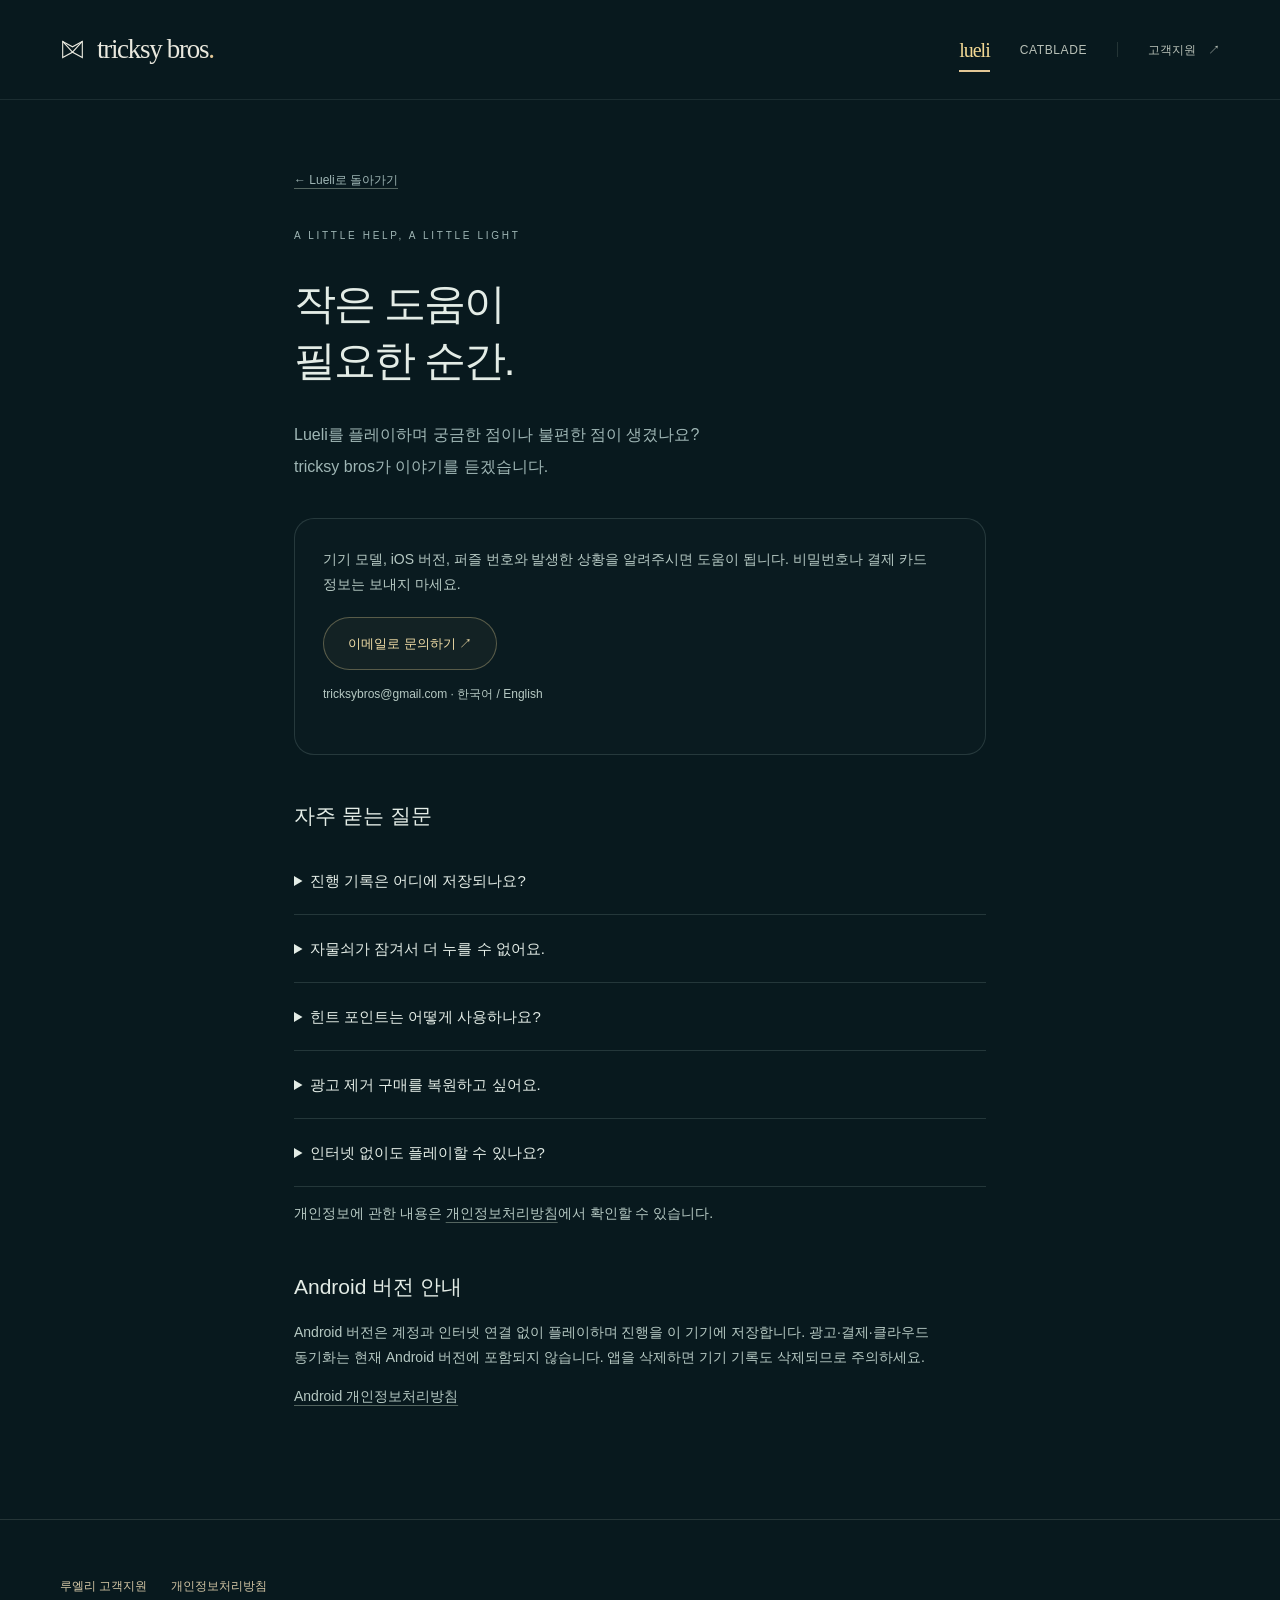
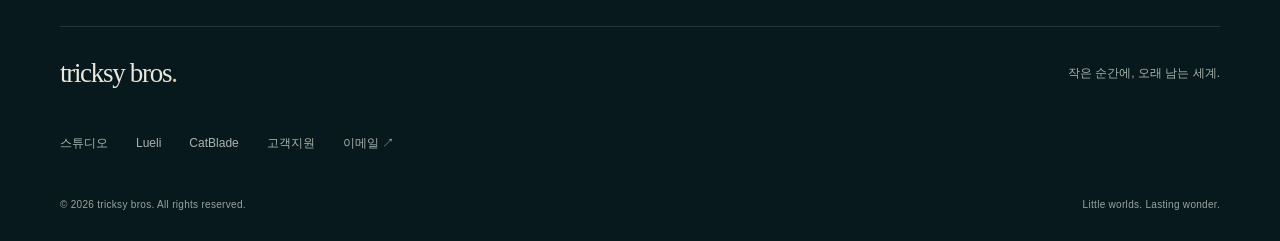
<file: Lueli/support/index.html>
<!doctype html><html lang="ko"><head><meta charset="utf-8"><meta name="viewport" content="width=device-width,initial-scale=1"><meta name="theme-color" content="#08191e"><meta name="description" content="작은 별을 깨우고 열두 개의 별자리를 완성하는 감성 퍼즐, Lueli. 시간 제한 없이 당신의 속도로 빛을 모아보세요. tricksy bros의 iPhone·iPad 게임."><meta property="og:title" content="Lueli — 작은 빛으로 완성하는 밤"><meta property="og:description" content="별 하나를 깨우면, 밤이 조금 달라져요. 120개의 고요한 퍼즐."><meta property="og:type" content="website"><link rel="icon" href="../assets/icon.png"><link rel="stylesheet" href="../style.css"><title>고객지원 · Lueli</title><link rel="canonical" href="https://tricksybros.com/Lueli/support/"><link rel="stylesheet" href="../../shared/site.css"></head><body class="lueli-page"><a class="skip" href="#main">본문으로 건너뛰기</a><header class="studio-header"><a class="studio-logo" href="../../index.html" aria-label="tricksy bros 회사 홈"><svg viewBox="0 0 28 28" aria-hidden="true"><path d="M3 5 14 11 25 5v18l-11-6-11 6Z"/><path d="m3 5 11 12L25 5"/></svg><span>tricksy bros<span class="logo-dot">.</span></span></a><nav class="studio-nav" aria-label="회사 및 게임 메뉴"><a href="../index.html" class="game-link selected" aria-current="page">lueli</a><a href="../../CatBlade/index.html" class="game-link ">CATBLADE</a><span class="nav-divider" aria-hidden="true"></span><a class="support-link" href="../../support/index.html">고객지원 <span aria-hidden="true">↗</span></a></nav></header><main id="main" class="document"><a class="doc-back" href="../index.html">← Lueli로 돌아가기</a><p class="eyebrow">A LITTLE HELP, A LITTLE LIGHT</p><h1>작은 도움이<br>필요한 순간.</h1><p class="lead">Lueli를 플레이하며 궁금한 점이나 불편한 점이 생겼나요?<br>tricksy bros가 이야기를 듣겠습니다.</p><div class="contact"><p>기기 모델, iOS 버전, 퍼즐 번호와 발생한 상황을 알려주시면 도움이 됩니다. 비밀번호나 결제 카드 정보는 보내지 마세요.</p><a class="button primary" href="mailto:tricksybros@gmail.com?subject=Lueli%20Support">이메일로 문의하기 ↗</a><p style="margin-top:14px;font-size:12px">tricksybros@gmail.com · 한국어 / English</p></div><h2>자주 묻는 질문</h2><details><summary>진행 기록은 어디에 저장되나요?</summary><p>진행 기록은 기기에 자동 저장됩니다. 설정에서 Game Center 연결을 선택하면 본인의 iCloud로 진행 기록을 동기화할 수 있습니다. 앱을 삭제하거나 기기를 바꾸기 전, 동기화 상태를 확인해주세요.</p></details><details><summary>자물쇠가 잠겨서 더 누를 수 없어요.</summary><p>고리 별은 켜진 상태에서 누르면 빛이 고정됩니다. 고정된 별은 주변 별을 눌러도 꺼지지 않아요. 다른 순서로 시도하려면 되돌리기나 다시 시작을 이용해주세요.</p></details><details><summary>힌트 포인트는 어떻게 사용하나요?</summary><p>퍼즐을 처음 클리어하면 10P가 쌓입니다. 블록 힌트는 퍼즐당 한 번 30P로 해금하며, 같은 퍼즐의 추가 힌트에는 포인트가 들지 않습니다. 포인트가 부족하면 선택형 보상 광고를 완료하고 30P를 받을 수 있습니다.</p></details><details><summary>광고 제거 구매를 복원하고 싶어요.</summary><p>구매한 Apple 계정으로 로그인한 뒤 설정의 구매 복원을 눌러주세요. 광고 제거는 자동 전면 광고를 제거합니다. 직접 선택하는 보상형 광고는 계속 이용할 수 있습니다. 구매·복원에는 인터넷 연결이 필요합니다.</p></details><details><summary>인터넷 없이도 플레이할 수 있나요?</summary><p>퍼즐은 오프라인에서도 플레이할 수 있습니다. 광고, 구매·복원, iCloud 동기화에는 인터넷 연결이 필요합니다.</p></details><p>개인정보에 관한 내용은 <a href="../privacy/index.html">개인정보처리방침</a>에서 확인할 수 있습니다.</p><h2>Android 버전 안내</h2><p>Android 버전은 계정과 인터넷 연결 없이 플레이하며 진행을 이 기기에 저장합니다. 광고·결제·클라우드 동기화는 현재 Android 버전에 포함되지 않습니다. 앱을 삭제하면 기기 기록도 삭제되므로 주의하세요.</p><p><a href="../privacy/android/index.html">Android 개인정보처리방침</a></p></main><footer class="studio-footer"><nav class="game-footer" aria-label="Lueli 도움말"><a href="index.html">루엘리 고객지원</a><a href="../privacy/index.html">개인정보처리방침</a></nav><div class="footer-top"><a class="studio-logo" href="../../index.html">tricksy bros<span class="logo-dot">.</span></a><p>작은 순간에, 오래 남는 세계.</p></div><nav aria-label="하단 메뉴"><a href="../../index.html">스튜디오</a><a href="../index.html">Lueli</a><a href="../../CatBlade/index.html">CatBlade</a><a href="../../support/index.html">고객지원</a><a href="mailto:tricksybros@gmail.com">이메일 ↗</a></nav><div class="footer-bottom"><span>© 2026 tricksy bros. All rights reserved.</span><span>Little worlds. Lasting wonder.</span></div></footer></body></html>
</file>
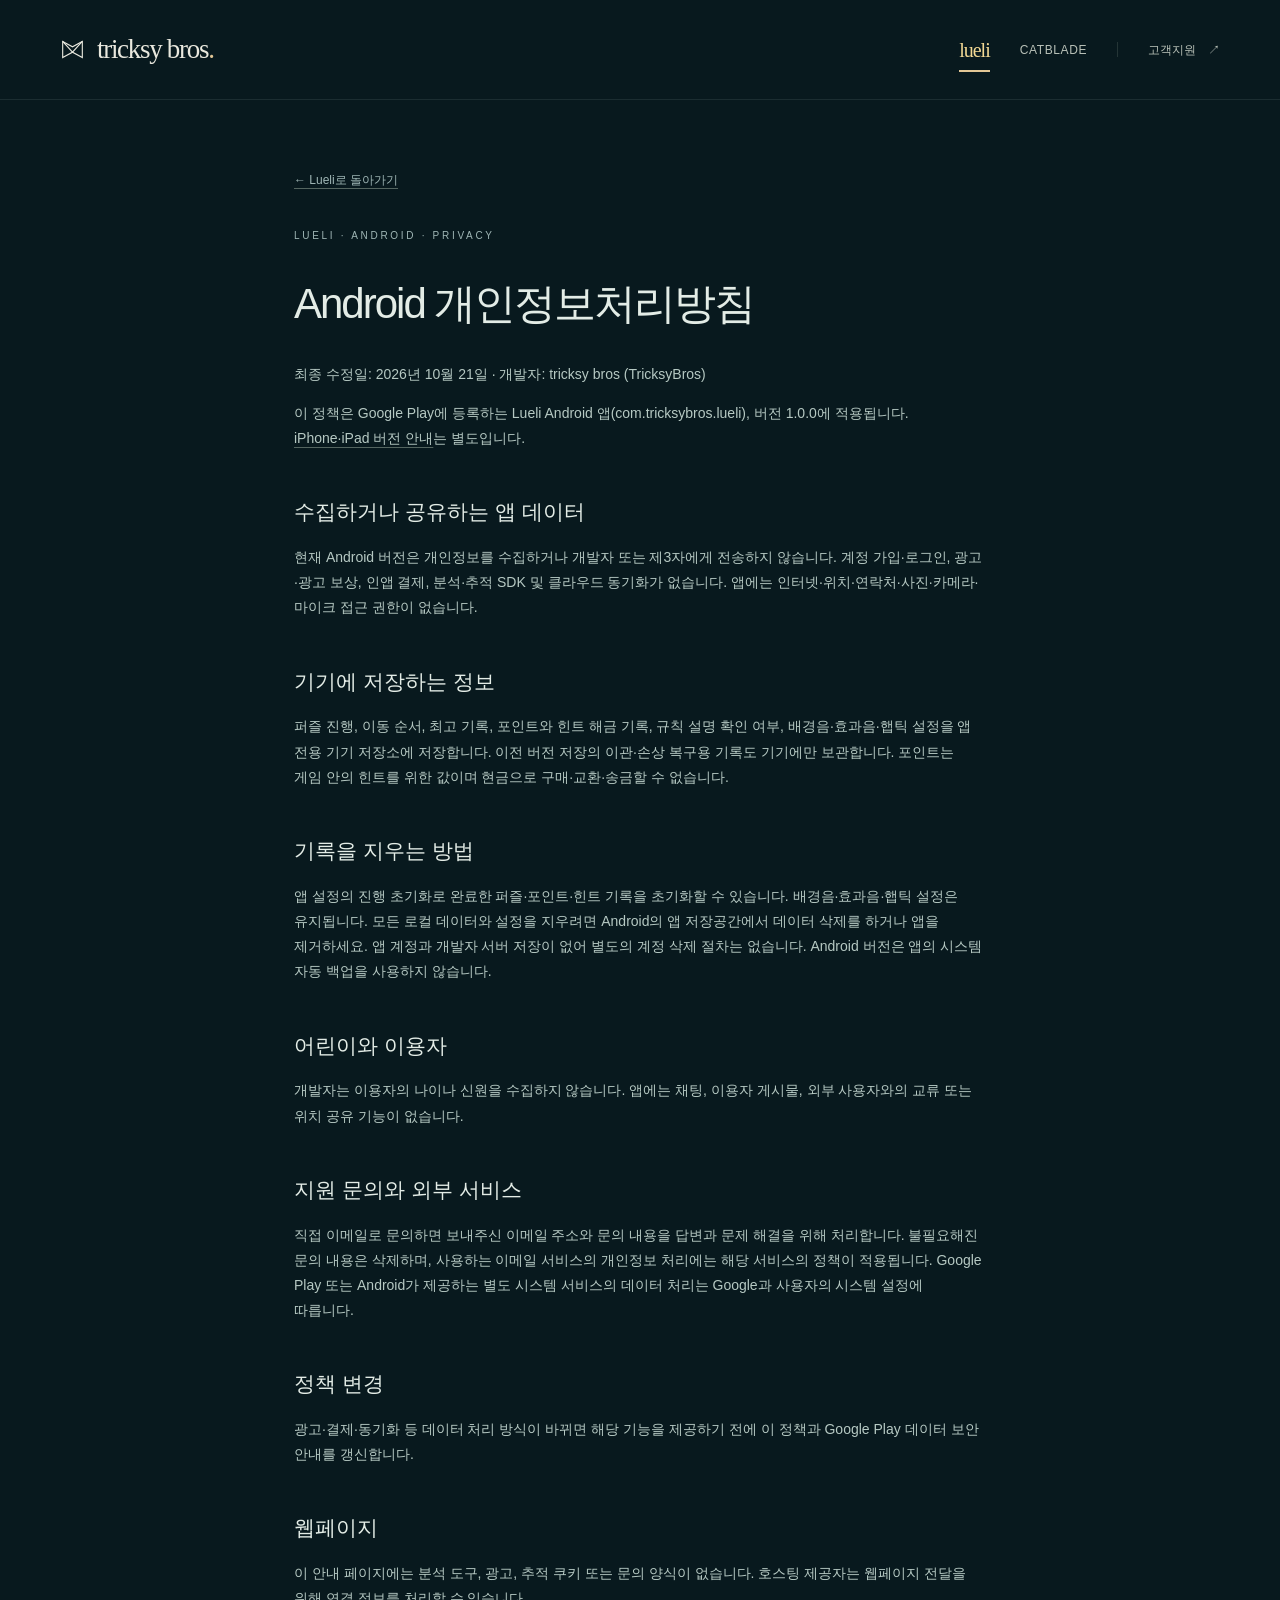
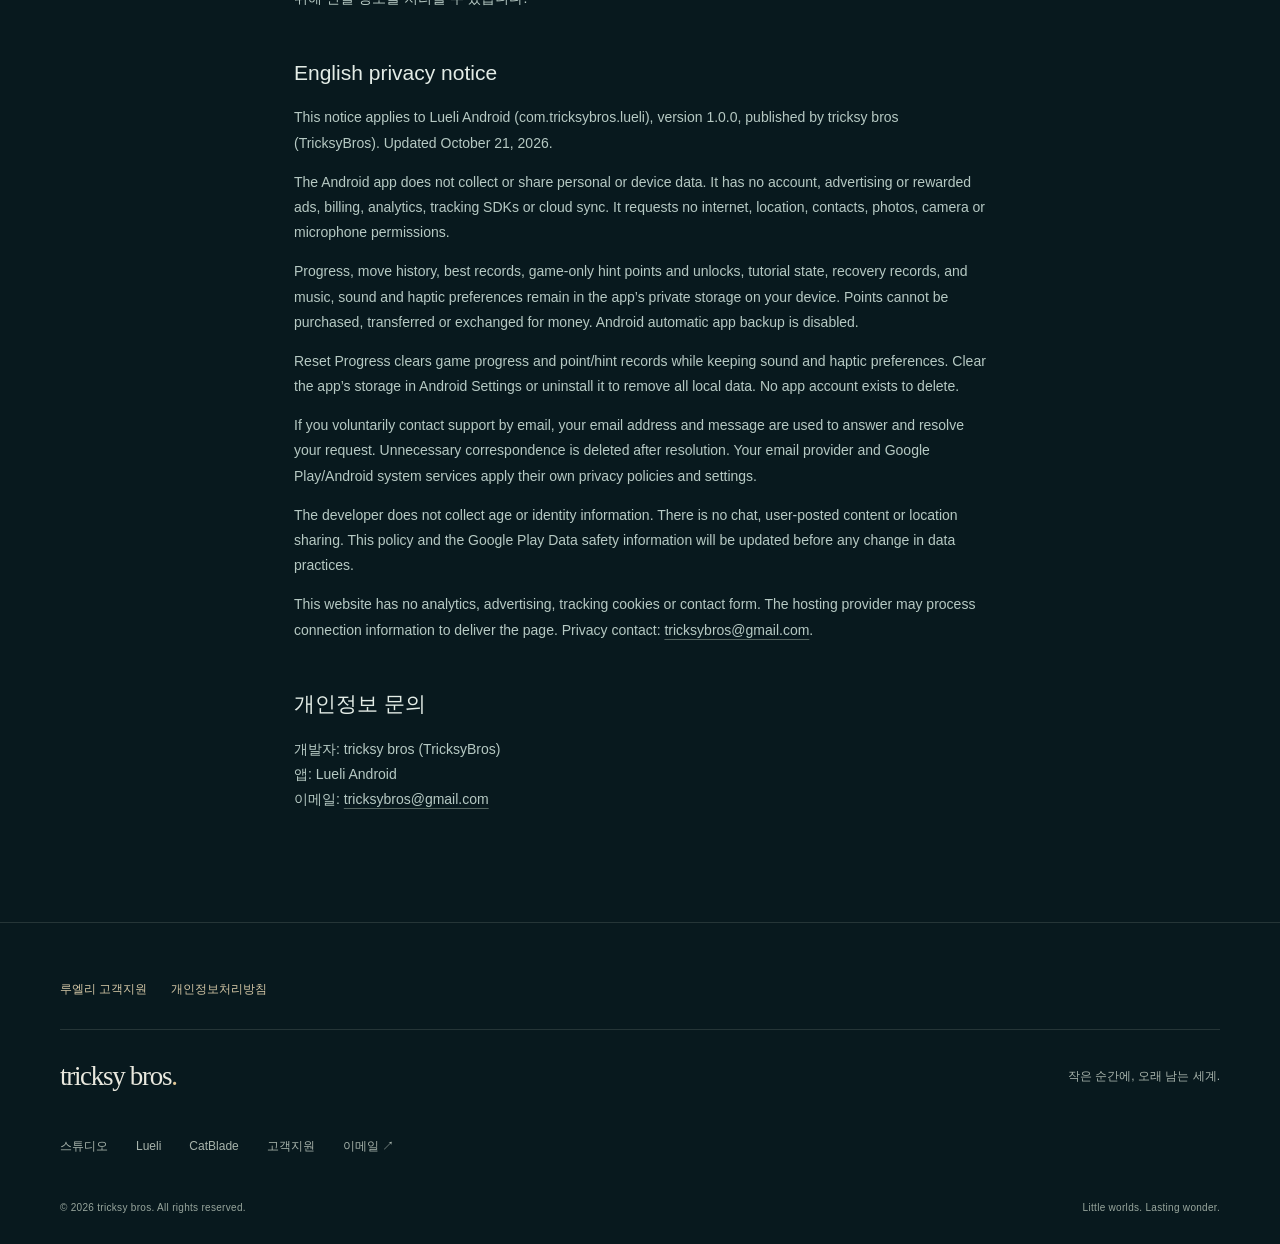
<file: Lueli/privacy/android/index.html>
<!doctype html><html lang="ko"><head><meta charset="utf-8"><meta name="viewport" content="width=device-width,initial-scale=1"><meta name="theme-color" content="#08191e"><meta name="description" content="Lueli Android 개인정보처리방침. 진행과 설정은 기기에만 저장되며 광고·분석·계정 기능을 사용하지 않습니다."><meta property="og:title" content="Lueli — 작은 빛으로 완성하는 밤"><meta property="og:description" content="별 하나를 깨우면, 밤이 조금 달라져요. 120개의 고요한 퍼즐."><meta property="og:type" content="website"><link rel="icon" href="../../assets/icon.png"><link rel="stylesheet" href="../../style.css"><title>Android 개인정보처리방침 · Lueli</title><link rel="canonical" href="https://tricksybros.com/Lueli/privacy/android/"><link rel="stylesheet" href="../../../shared/site.css"></head><body class="lueli-page"><a class="skip" href="#main">본문으로 건너뛰기</a><header class="studio-header"><a class="studio-logo" href="../../../index.html" aria-label="tricksy bros 회사 홈"><svg viewBox="0 0 28 28" aria-hidden="true"><path d="M3 5 14 11 25 5v18l-11-6-11 6Z"/><path d="m3 5 11 12L25 5"/></svg><span>tricksy bros<span class="logo-dot">.</span></span></a><nav class="studio-nav" aria-label="회사 및 게임 메뉴"><a href="../../index.html" class="game-link selected" aria-current="page">lueli</a><a href="../../../CatBlade/index.html" class="game-link ">CATBLADE</a><span class="nav-divider" aria-hidden="true"></span><a class="support-link" href="../../../support/index.html">고객지원 <span aria-hidden="true">↗</span></a></nav></header><main id="main" class="document"><a class="doc-back" href="../../index.html">← Lueli로 돌아가기</a><p class="eyebrow">LUELI · ANDROID · PRIVACY</p><h1>Android 개인정보처리방침</h1><p>최종 수정일: 2026년 10월 21일 · 개발자: tricksy bros (TricksyBros)</p>
<p>이 정책은 Google Play에 등록하는 Lueli Android 앱(com.tricksybros.lueli), 버전 1.0.0에 적용됩니다. <a href="../index.html">iPhone·iPad 버전 안내</a>는 별도입니다.</p>
<h2>수집하거나 공유하는 앱 데이터</h2><p>현재 Android 버전은 개인정보를 수집하거나 개발자 또는 제3자에게 전송하지 않습니다. 계정 가입·로그인, 광고·광고 보상, 인앱 결제, 분석·추적 SDK 및 클라우드 동기화가 없습니다. 앱에는 인터넷·위치·연락처·사진·카메라·마이크 접근 권한이 없습니다.</p>
<h2>기기에 저장하는 정보</h2><p>퍼즐 진행, 이동 순서, 최고 기록, 포인트와 힌트 해금 기록, 규칙 설명 확인 여부, 배경음·효과음·햅틱 설정을 앱 전용 기기 저장소에 저장합니다. 이전 버전 저장의 이관·손상 복구용 기록도 기기에만 보관합니다. 포인트는 게임 안의 힌트를 위한 값이며 현금으로 구매·교환·송금할 수 없습니다.</p>
<h2>기록을 지우는 방법</h2><p>앱 설정의 진행 초기화로 완료한 퍼즐·포인트·힌트 기록을 초기화할 수 있습니다. 배경음·효과음·햅틱 설정은 유지됩니다. 모든 로컬 데이터와 설정을 지우려면 Android의 앱 저장공간에서 데이터 삭제를 하거나 앱을 제거하세요. 앱 계정과 개발자 서버 저장이 없어 별도의 계정 삭제 절차는 없습니다. Android 버전은 앱의 시스템 자동 백업을 사용하지 않습니다.</p>
<h2>어린이와 이용자</h2><p>개발자는 이용자의 나이나 신원을 수집하지 않습니다. 앱에는 채팅, 이용자 게시물, 외부 사용자와의 교류 또는 위치 공유 기능이 없습니다.</p>
<h2>지원 문의와 외부 서비스</h2><p>직접 이메일로 문의하면 보내주신 이메일 주소와 문의 내용을 답변과 문제 해결을 위해 처리합니다. 불필요해진 문의 내용은 삭제하며, 사용하는 이메일 서비스의 개인정보 처리에는 해당 서비스의 정책이 적용됩니다. Google Play 또는 Android가 제공하는 별도 시스템 서비스의 데이터 처리는 Google과 사용자의 시스템 설정에 따릅니다.</p>
<h2>정책 변경</h2><p>광고·결제·동기화 등 데이터 처리 방식이 바뀌면 해당 기능을 제공하기 전에 이 정책과 Google Play 데이터 보안 안내를 갱신합니다.</p>
<h2>웹페이지</h2><p>이 안내 페이지에는 분석 도구, 광고, 추적 쿠키 또는 문의 양식이 없습니다. 호스팅 제공자는 웹페이지 전달을 위해 연결 정보를 처리할 수 있습니다.</p>
<h2 lang="en">English privacy notice</h2><div lang="en"><p>This notice applies to Lueli Android (com.tricksybros.lueli), version 1.0.0, published by tricksy bros (TricksyBros). Updated October 21, 2026.</p><p>The Android app does not collect or share personal or device data. It has no account, advertising or rewarded ads, billing, analytics, tracking SDKs or cloud sync. It requests no internet, location, contacts, photos, camera or microphone permissions.</p><p>Progress, move history, best records, game-only hint points and unlocks, tutorial state, recovery records, and music, sound and haptic preferences remain in the app’s private storage on your device. Points cannot be purchased, transferred or exchanged for money. Android automatic app backup is disabled.</p><p>Reset Progress clears game progress and point/hint records while keeping sound and haptic preferences. Clear the app’s storage in Android Settings or uninstall it to remove all local data. No app account exists to delete.</p><p>If you voluntarily contact support by email, your email address and message are used to answer and resolve your request. Unnecessary correspondence is deleted after resolution. Your email provider and Google Play/Android system services apply their own privacy policies and settings.</p><p>The developer does not collect age or identity information. There is no chat, user-posted content or location sharing. This policy and the Google Play Data safety information will be updated before any change in data practices.</p><p>This website has no analytics, advertising, tracking cookies or contact form. The hosting provider may process connection information to deliver the page. Privacy contact: <a href="mailto:tricksybros@gmail.com">tricksybros@gmail.com</a>.</p></div><h2>개인정보 문의</h2><p>개발자: tricksy bros (TricksyBros)<br>앱: Lueli Android<br>이메일: <a href="mailto:tricksybros@gmail.com?subject=Lueli%20Android%20Privacy">tricksybros@gmail.com</a></p></main><footer class="studio-footer"><nav class="game-footer" aria-label="Lueli 도움말"><a href="../../support/index.html">루엘리 고객지원</a><a href="../index.html">개인정보처리방침</a></nav><div class="footer-top"><a class="studio-logo" href="../../../index.html">tricksy bros<span class="logo-dot">.</span></a><p>작은 순간에, 오래 남는 세계.</p></div><nav aria-label="하단 메뉴"><a href="../../../index.html">스튜디오</a><a href="../../index.html">Lueli</a><a href="../../../CatBlade/index.html">CatBlade</a><a href="../../../support/index.html">고객지원</a><a href="mailto:tricksybros@gmail.com">이메일 ↗</a></nav><div class="footer-bottom"><span>© 2026 tricksy bros. All rights reserved.</span><span>Little worlds. Lasting wonder.</span></div></footer></body></html>
</file>
<file: shared/site.css>
@charset "UTF-8";
:root{--studio-bg:#111715;--studio-ink:#e9e8de;--studio-muted:#a8b4ac;--studio-line:#cad6c326;--studio-accent:#e2c796;--studio-max:1320px;color-scheme:dark}*{box-sizing:border-box}html{scroll-behavior:smooth;scroll-padding-top:110px}body{margin:0;font-family:-apple-system,BlinkMacSystemFont,"Apple SD Gothic Neo","Noto Sans KR",sans-serif;-webkit-font-smoothing:antialiased}a{color:inherit;text-decoration:none}a:focus-visible,button:focus-visible,summary:focus-visible{outline:2px solid var(--studio-accent);outline-offset:6px}::selection{color:#111715;background:#e2c796}.skip{position:fixed;top:-100px;left:20px;z-index:100;padding:12px 20px;background:var(--studio-accent);color:#111715}.skip:focus{top:10px}.studio-header{position:relative;z-index:10;display:flex;align-items:center;justify-content:space-between;gap:24px;max-width:var(--studio-max);height:100px;padding:0 60px;margin:0 auto;border-bottom:1px solid var(--studio-line);color:var(--studio-ink);font-size:14px;line-height:1.5}.studio-logo{display:inline-flex;align-items:center;gap:12px;min-height:44px;font-family:Georgia,"Times New Roman",serif;font-size:27px;font-weight:400;letter-spacing:-1.3px;white-space:nowrap}.studio-logo svg{width:25px;height:25px;fill:none;stroke:currentColor;stroke-width:1.25}.logo-dot{color:var(--studio-accent)}.studio-nav{display:flex;align-items:center;gap:30px;white-space:nowrap}.studio-nav a{display:inline-flex;align-items:center;min-height:44px;position:relative;transition:color .2s;color:#b9c1b8;font-size:12px;letter-spacing:.6px}.studio-nav a:hover,.studio-nav .selected{color:#f3d994}.studio-nav .selected:after{content:"";position:absolute;height:2px;bottom:0;left:0;right:0;background:var(--studio-accent)}.studio-nav .game-link:first-child{font-family:Georgia,serif;font-size:20px;letter-spacing:-1px}.nav-divider{height:15px;width:1px;background:var(--studio-line)}.studio-nav .support-link{font-size:12px;letter-spacing:0;gap:12px}.studio-footer{display:block;max-width:var(--studio-max);padding:44px 60px 28px;margin:auto;border-top:1px solid var(--studio-line);color:var(--studio-ink);font-size:12px;line-height:1.6;background:none}.studio-footer .footer-top{display:flex;justify-content:space-between;align-items:center;gap:20px}.studio-footer p{font-size:12px;color:var(--studio-muted);margin:0}.studio-footer nav{display:flex;gap:28px;margin:26px 0 32px;color:var(--studio-muted)}.studio-footer nav a{display:flex;align-items:center;min-height:44px;font-size:12px}.studio-footer a:hover{color:var(--studio-accent)}.footer-bottom{display:flex;justify-content:space-between;gap:20px;font-size:10px;letter-spacing:.3px;color:#98a69d}.studio-home{background:var(--studio-bg);color:var(--studio-ink);font-size:16px;line-height:1.8;word-break:keep-all}.studio-home main{overflow:clip}.studio-intro{max-width:var(--studio-max);margin:auto;padding:74px 60px 30px}.intro-overline{display:flex;align-items:center;gap:12px;color:#abb8ab;font-size:10px;letter-spacing:2.7px}.tiny-light{width:5px;height:5px;background:#e2c796;border-radius:50%;box-shadow:0 0 14px #e2c79655}.intro-grid{display:grid;grid-template-columns:1fr 280px;gap:50px;align-items:center;padding:32px 0 45px}.studio-intro h1{font-size:clamp(42px,5.3vw,74px);font-weight:350;line-height:1.4;letter-spacing:-4.5px;margin:0}.studio-intro h1 em{font-style:normal;color:#d4c6a7}.intro-aside{padding-top:4px}.intro-aside p{font-size:14px;line-height:1.95;color:var(--studio-muted);margin:0 0 16px}.understated-link{display:inline-flex;align-items:center;gap:40px;min-height:44px;font-size:12px;color:#e2d5bb;border-bottom:1px solid #e2c79650;transition:color .25s,border-color .25s}.understated-link:hover{color:#fff3cf;border-color:#fff3cf}.intro-foot{display:flex;justify-content:space-between;gap:20px;font-size:9px;letter-spacing:1.8px;color:#9aab9b;padding-top:20px;border-top:1px solid var(--studio-line)}.intro-foot span span{padding-left:12px}.games-section{max-width:var(--studio-max);margin:auto;padding:48px 60px 0;scroll-margin-top:20px}.section-label{display:flex;align-items:center;justify-content:space-between;margin-bottom:22px}.section-label h2{font-size:13px;font-weight:400;letter-spacing:.4px;margin:0}.section-label>span{font-size:9px;letter-spacing:1.7px;color:#9aa899}.game-gallery{display:grid;grid-template-columns:1fr 1fr;gap:22px}.game-cover{position:relative;display:block;height:590px;min-width:0;border-radius:3px;overflow:hidden;isolation:isolate;background:#0b2126;border:1px solid #dbe3c524;transition:border-color .4s}.game-cover:hover{border-color:#e2c79680}.cover-top{position:absolute;top:27px;left:28px;right:28px;display:flex;justify-content:space-between;align-items:center;z-index:2;gap:10px}.game-number{font-size:9px;letter-spacing:1.8px;color:#d2d9cc}.status-tag{display:inline-flex;align-items:center;gap:7px;border:1px solid #e6e3c23b;padding:5px 10px;border-radius:30px;color:#e4e4ce;background:#101e1c33;backdrop-filter:blur(6px);font-size:10px;letter-spacing:.2px}.status-tag>span{height:4px;width:4px;border-radius:50%;background:#d9cb91}.lueli-art{position:absolute;inset:0;background:radial-gradient(ellipse at 52% 40%,#24413b88,transparent 65%),linear-gradient(150deg,#0b2228,#0c1a20 80%)}.constellation{position:absolute;width:100%;height:auto;top:48px;left:0;overflow:visible;transition:transform 1s}.game-cover:hover .constellation{transform:scale(1.035)}.star-lines{stroke:#dac68c;stroke-width:.7;fill:none;opacity:.26}.art-spark{fill:#f3d990;filter:drop-shadow(0 0 7px #f3d99088)}.art-spark use:nth-of-type(even){transform-box:fill-box;transform-origin:center;animation:soft-light 7s ease-in-out infinite alternate}.art-ring{stroke:#e8d69d;stroke-width:.7;fill:none;opacity:.55}.art-whisper{position:absolute;top:65%;width:100%;text-align:center;font-size:10px;letter-spacing:1.6px;color:#b0c2b4}.cover-bottom{position:absolute;bottom:36px;left:32px;right:32px;display:flex;align-items:flex-end;justify-content:space-between;gap:15px;z-index:2}.cover-genre{font-size:8px;letter-spacing:2px;color:#d0d8c6;margin:0 0 8px}.lueli-title{font-family:Georgia,"Times New Roman",serif;font-weight:400;font-size:74px;line-height:1.15;letter-spacing:-4px;margin:0;color:#e8e5cb}.lueli-title>span{font-size:25px;vertical-align:top;padding-left:8px;color:#edd7a0}.cover-description{font-size:13px;color:#d9dfd2;margin:13px 0 0;letter-spacing:-.1px}.cover-arrow{display:grid;place-items:center;flex-shrink:0;width:44px;height:44px;border-radius:50%;border:1px solid #e6e3c24d;color:#eee7cf;font-size:22px;transition:background .25s,transform .25s}.game-cover:hover .cover-arrow{background:#e2c79622;transform:translate(2px,-2px)}.catblade-cover>img{width:100%;height:100%;object-fit:cover;object-position:75% center;transition:transform 1s}.catblade-cover:hover>img{transform:scale(1.035)}.catblade-cover:after{content:"";position:absolute;inset:0;pointer-events:none;background:linear-gradient(180deg,#0d170e66,transparent 30%,#0d170e15 48%,#0c1510ed 100%);z-index:1}.catblade-title{font-family:Georgia,"Times New Roman",serif;font-size:clamp(30px,3.1vw,45px);line-height:1.4;letter-spacing:-1.5px;font-weight:400;color:#f4e5bf;margin:0}.catblade-cover .cover-bottom{bottom:38px}.concept-caption{position:absolute;bottom:10px;right:16px;color:#ccceb5;font-size:8px;z-index:2}.gallery-caption{display:flex;justify-content:space-between;gap:20px;font-size:10px;color:#a6b3a8;margin-top:20px;letter-spacing:.3px}.studio-note{max-width:1200px;margin:100px auto 90px;padding:60px 0 0;border-top:1px solid var(--studio-line);display:grid;grid-template-columns:1fr 2fr 1fr;gap:30px;align-items:start}.note-index{font-size:9px;letter-spacing:1.6px;color:#a1af9f;padding-top:12px}.studio-note h2{font-size:32px;font-weight:350;line-height:1.65;letter-spacing:-1.5px;margin:0 0 23px}.studio-note p{font-size:13px;color:var(--studio-muted);line-height:2.1;margin:0}.studio-note>.understated-link{justify-self:end}.support-hub{max-width:1000px;margin:85px auto 110px;padding:0 40px}.support-hub h1{font-size:48px;font-weight:350;letter-spacing:-2.5px;line-height:1.5;margin:24px 0}.hub-description{color:var(--studio-muted);font-size:14px}.support-options{display:grid;grid-template-columns:1fr 1fr;gap:20px;margin:46px 0}.support-options>a{display:flex;flex-direction:column;justify-content:space-between;gap:26px;min-height:210px;padding:30px;border:1px solid var(--studio-line);background:#d9e0ce03;transition:border-color .25s}.support-options>a:hover{border-color:var(--studio-accent)}.support-options .lueli-title{font-size:42px;letter-spacing:-2px}.support-options strong{font-family:Georgia,serif;font-size:27px;font-weight:400;line-height:1.8}.support-options>a>span:last-child{font-size:13px;color:#c9cfbe}.hub-contact{font-size:13px;line-height:2;color:var(--studio-muted)}.hub-contact a{color:var(--studio-accent);text-decoration:underline;text-underline-offset:5px}
/* Each game keeps its own visual world beneath the common studio navigation. */
.lueli-page{--studio-bg:#08191e}.lueli-page .studio-header{border-color:#b6d1ca1c}.lueli-page .hero{padding-top:65px;padding-bottom:100px;min-height:760px}.game-wordmark{font-family:Georgia,"Times New Roman",serif;font-size:82px;font-weight:400;line-height:1;letter-spacing:-4px;margin:0 0 30px;color:#e8e6d5}.game-wordmark>span{vertical-align:top;font-size:28px;color:#e9d59a;margin-left:7px}.lueli-page .hero .eyebrow{margin-bottom:24px;font-size:9px}.lueli-page .hero h1{font-size:44px;line-height:1.5;letter-spacing:-2.6px;margin-bottom:25px}.lueli-page .hero-desc{font-size:14px}.lueli-page .night-object{padding-top:20px}.lueli-page .sky{height:1050px}.lueli-page .studio-footer{margin-top:0}.lueli-page .studio-footer p{font-size:12px}.lueli-page .studio-footer .studio-logo{text-decoration:none;font-size:27px}.lueli-page .studio-footer nav a{text-decoration:none}.lueli-page .document{margin-top:65px}.catblade-page .wrap{max-width:none;padding:0}.catblade-page .wrap>.studio-header{max-width:1320px}.catblade-page .wrap>main{max-width:1320px;margin:auto;padding:0 40px}.catblade-page .wrap>.studio-footer{max-width:1320px}.catblade-page .studio-header .studio-logo{font-family:Georgia,serif;letter-spacing:-1.3px;font-size:27px}.catblade-page .studio-header nav{gap:30px}.catblade-page .studio-header .studio-nav a{font-size:12px}.catblade-page .studio-header .studio-nav .game-link:first-child{font-size:20px}.catblade-page .studio-footer .studio-logo{font-size:27px}.catblade-page .wrap>main.support{max-width:820px;padding:0 28px}.catblade-page .studio-footer{margin-top:0}.catblade-page .studio-footer p{margin:0}.catblade-page .studio-nav .selected:after{background:#dcb27a}.catblade-page .studio-header{height:100px}.catblade-page .studio-footer nav{gap:28px}
@keyframes soft-light{from{opacity:.5}to{opacity:1}}
@media(min-width:1440px){.lueli-page .hero{min-height:850px;padding-top:95px}}@media(max-width:1320px){.studio-note{margin-left:60px;margin-right:60px}}
@media(max-width:1000px){.studio-intro{padding-top:55px}.intro-grid{grid-template-columns:1fr 230px;gap:24px}.studio-intro h1{font-size:54px;letter-spacing:-3px}.intro-aside p{font-size:13px}.game-cover{height:515px}.cover-top{left:20px;right:20px;top:22px;flex-wrap:wrap}.cover-bottom{left:22px;right:22px}.cover-genre{font-size:7px;letter-spacing:1.3px}.cover-description{font-size:11px}.lueli-title{font-size:64px}.catblade-title{font-size:32px}.art-whisper{top:61%;font-size:9px}.studio-note{grid-template-columns:1fr 2fr}.studio-note>.understated-link{grid-column:2;justify-self:start}.catblade-page .studio-header nav{gap:22px}}
@media(max-width:700px){html{scroll-padding-top:30px}.studio-header,.catblade-page .studio-header{height:auto;min-height:116px;padding:18px 24px 10px;flex-wrap:wrap;gap:6px}.studio-logo,.catblade-page .studio-header .studio-logo{font-size:25px}.studio-logo svg{width:23px;height:23px}.studio-nav,.catblade-page .studio-header nav{width:100%;justify-content:flex-start;gap:24px}.studio-nav .nav-divider{margin-left:auto}.studio-nav a,.catblade-page .studio-header .studio-nav a{min-height:44px;font-size:11px}.studio-nav .support-link{font-size:11px}.studio-nav .selected:after{bottom:2px}.studio-footer{padding:32px 24px 24px}.studio-footer .footer-top{align-items:flex-start;flex-direction:column;gap:8px}.studio-footer nav,.catblade-page .studio-footer nav{flex-wrap:wrap;gap:4px 24px;margin:20px 0}.footer-bottom{flex-direction:column;gap:6px;font-size:9px}.studio-intro{padding:43px 24px 16px}.intro-overline{font-size:8px;letter-spacing:2px}.intro-grid{display:block;padding:26px 0 25px}.studio-intro h1{font-size:clamp(36px,8.8vw,58px);letter-spacing:-2.8px;line-height:1.5}.intro-aside{padding-top:24px;display:grid;grid-template-columns:1fr 1fr;gap:0 12px}.intro-aside p{font-size:12px;line-height:1.9;margin:0 0 18px}.intro-aside .understated-link{grid-column:1/-1;justify-self:start;font-size:11px;gap:35px}.intro-foot{font-size:7px;letter-spacing:1.1px;padding-top:18px}.intro-foot>span:last-child{display:none}.games-section{padding:29px 24px 0}.section-label{margin-bottom:17px}.section-label h2{font-size:12px}.section-label>span{font-size:7px;letter-spacing:1px}.game-gallery{grid-template-columns:1fr;gap:23px}.game-cover{height:530px}.lueli-title{font-size:74px}.catblade-title{font-size:40px}.cover-top{top:24px;left:25px;right:25px}.cover-bottom{bottom:32px;left:27px;right:27px}.cover-genre{font-size:8px;letter-spacing:1.6px}.cover-description{font-size:12px}.constellation{top:13px}.art-whisper{top:63%;font-size:9px}.catblade-cover>img{object-position:76% center}.gallery-caption{display:block;font-size:9px;margin-top:17px}.gallery-caption>span{display:block;margin-bottom:4px}.studio-note{display:block;margin:65px 24px 60px;padding-top:30px}.note-index{font-size:8px}.studio-note h2{font-size:27px;letter-spacing:-1px;margin-top:22px}.studio-note p{font-size:12px}.studio-note>.understated-link{margin-top:26px}.lueli-page .hero{padding-top:47px;padding-bottom:55px;min-height:0;gap:38px}.game-wordmark{font-size:75px;margin-bottom:22px}.lueli-page .hero h1{font-size:35px;letter-spacing:-2px;line-height:1.5}.lueli-page .hero .eyebrow{font-size:8px}.lueli-page .hero-desc{font-size:13px}.lueli-page .night-object{padding-top:0}.lueli-page .document{margin-top:38px}.catblade-page .wrap>main{padding:0 14px}.catblade-page .hero.cinematic{margin-top:18px}.catblade-page .studio-footer .studio-logo{font-size:25px}.support-hub{margin:47px auto 65px;padding:0 24px}.support-hub h1{font-size:34px;letter-spacing:-1.7px}.hub-description{font-size:13px}.support-options{grid-template-columns:1fr;margin:30px 0;gap:14px}.support-options>a{min-height:174px;padding:25px}}
@media(prefers-reduced-motion:reduce){html{scroll-behavior:auto}*,*:before,*:after{animation:none!important;transition:none!important}}
.catblade-page .wrap{width:100%}
.studio-footer nav.game-footer{margin:0 0 24px;padding-bottom:18px;border-bottom:1px solid var(--studio-line);gap:24px}.studio-footer nav.game-footer a{color:#d4c7a6}
.studio-footer .studio-logo{gap:0}
</file>
<file: CatBlade/assets/style.css>
:root{--bg:#141613;--surface:#1e211b;--text:#f2eee4;--muted:#b0b3a6;--accent:#e7b76b;--line:#363a30;font-family:Inter,-apple-system,BlinkMacSystemFont,"Apple SD Gothic Neo","Noto Sans KR",sans-serif;color:var(--text);background:var(--bg);font-synthesis:none}*{box-sizing:border-box}html{scroll-behavior:smooth;scroll-padding-top:100px}body{margin:0}a{color:inherit;text-decoration:none}button,input,textarea{font:inherit}a,button,summary{touch-action:manipulation}a:focus-visible,button:focus-visible,summary:focus-visible{outline:2px solid var(--accent);outline-offset:6px}::selection{background:var(--accent);color:var(--bg)}.wrap{width:min(1240px,calc(100% - 96px));margin:auto}.skip{position:absolute;left:24px;top:-100px;padding:14px;background:var(--accent);color:var(--bg);z-index:20}.skip:focus{top:12px}header{height:100px;display:flex;align-items:center;justify-content:space-between;border-bottom:1px solid var(--line)}.brand{display:flex;align-items:center;gap:11px;font-size:16px;font-weight:850;letter-spacing:-.6px}.brand svg{width:30px;height:30px;color:var(--accent)}nav{display:flex;gap:32px;align-items:center;font-size:13px;color:var(--muted)}nav a{display:flex;align-items:center;min-height:44px}nav a:hover,footer a:hover{color:var(--accent)}.nav-active{color:var(--text)}.external{font-size:18px;margin-left:8px}.eyebrow{font-size:11px;font-weight:650;letter-spacing:2px;color:var(--accent);text-transform:uppercase}.hero{display:grid;grid-template-columns:1.05fr 1fr;align-items:center;gap:42px;padding:76px 0 64px}.hero-copy{position:relative;z-index:1}.status{display:flex;align-items:center;gap:9px;margin-bottom:35px;font-size:11px;letter-spacing:2px;color:var(--muted)}.status:before{content:"";width:6px;height:6px;border-radius:50%;background:var(--accent)}h1{font-size:clamp(64px,7.5vw,108px);line-height:.92;letter-spacing:-7px;margin:0 0 16px;font-weight:900}.kicker{font-size:14px;color:var(--accent);letter-spacing:5px}.hero h2{font-size:clamp(27px,3vw,38px);line-height:1.5;letter-spacing:-1.6px;font-weight:600;margin:35px 0 18px}.description{font-size:15px;line-height:1.9;color:var(--muted);max-width:380px;word-break:keep-all}.actions{display:flex;align-items:center;gap:23px;margin-top:34px}.button{display:inline-flex;align-items:center;justify-content:center;gap:32px;min-height:52px;padding:0 23px;background:var(--accent);color:#20241b;font-weight:700;font-size:13px;transition:background .2s,transform .2s}.button:hover{background:#f4cb89;transform:translateY(-2px)}.text-link{font-size:13px;min-height:44px;display:inline-flex;align-items:center;gap:12px}.text-link:hover{color:var(--accent)}.hero-art{position:relative;padding:0 0 28px 18px}.hero-art:before{content:"";position:absolute;inset:22px -15px 8px 40px;border:1px solid #6a634b}.hero-art img{width:100%;display:block;aspect-ratio:1/1.12;object-fit:cover;object-position:50% 50%;position:relative;border-radius:160px 160px 4px 4px;filter:saturate(.85)}.art-note{position:relative;display:flex;justify-content:space-between;padding-top:14px;font-size:10px;color:var(--muted);letter-spacing:1.5px}.intro-strip{padding:25px 0;border-top:1px solid var(--line);border-bottom:1px solid var(--line);display:flex;justify-content:space-between;gap:20px;color:var(--muted);font-size:11px;letter-spacing:2px}.intro-strip strong{font-weight:500;color:var(--text)}.section{padding:112px 0}.section-heading{display:flex;justify-content:space-between;align-items:flex-start;gap:40px;margin-bottom:54px}.section-heading h2{font-size:37px;line-height:1.45;letter-spacing:-1.7px;margin:20px 0 0;font-weight:550}.section-heading p{max-width:320px;font-size:14px;color:var(--muted);line-height:1.9;margin:36px 0 0;word-break:keep-all}.features{display:grid;grid-template-columns:repeat(3,1fr);gap:40px}.feature{padding-top:26px;border-top:1px solid var(--line)}.number{font-size:11px;color:var(--accent);letter-spacing:2px}.feature h3{font-size:21px;font-weight:550;letter-spacing:-.5px;margin:30px 0 13px}.feature p{font-size:14px;line-height:1.85;color:var(--muted);word-break:keep-all}.world{display:grid;grid-template-columns:1.15fr 1fr;min-height:510px;background:var(--surface)}.world-image{position:relative;min-height:480px;overflow:hidden}.world-image img{position:absolute;width:100%;height:100%;object-fit:cover;object-position:50% 37%}.caption{position:absolute;bottom:18px;left:20px;font-size:10px;letter-spacing:1px;padding:8px 11px;background:#141613cc;color:white}.world-copy{padding:65px 55px;align-self:center}.world h2{font-size:34px;line-height:1.5;letter-spacing:-1.5px;margin:22px 0}.world p{font-size:14px;color:var(--muted);line-height:1.95;word-break:keep-all}.world-end{margin-top:34px;color:var(--accent);font-size:12px;letter-spacing:1px}.launch{padding:110px 0 100px;display:flex;justify-content:space-between;align-items:center;gap:40px}.launch h2{font-size:40px;line-height:1.4;letter-spacing:-2px;margin:22px 0 14px;font-weight:550}.launch p{font-size:14px;color:var(--muted);line-height:1.8}.coming{display:flex;align-items:center;gap:16px;border:1px solid var(--line);padding:22px 27px;white-space:nowrap}.coming svg{width:27px;height:27px}.coming small{display:block;color:var(--muted);font-size:10px;letter-spacing:1px;margin-bottom:5px}.coming span{font-size:16px}footer{border-top:1px solid var(--line);padding:30px 0 36px;display:flex;align-items:center;justify-content:space-between;gap:25px;font-size:11px;color:var(--muted)}.footer-links{display:flex;align-items:center;gap:24px}.footer-links a{min-height:44px;display:inline-flex;align-items:center}.support{max-width:800px;min-height:65vh;margin:auto;padding:80px 0}.support h1{font-size:52px;line-height:1.2;letter-spacing:-2px;margin:24px 0}.support .lead{color:var(--muted);line-height:1.9;margin-bottom:45px;word-break:keep-all}.contact{padding:30px;background:var(--surface);margin:32px 0 55px}.contact h2{font-size:21px;margin-top:0}.contact p,.support li{font-size:14px;color:var(--muted);line-height:1.9}.notice{font-size:12px;color:var(--accent)!important}.support h2{font-weight:550}.support details{border-bottom:1px solid var(--line);padding:6px 0}.support summary{padding:20px 30px 20px 0;cursor:pointer;font-size:15px}.support details p{color:var(--muted);font-size:14px;line-height:1.85;margin:0 0 24px}.back{display:inline-flex;min-height:44px;align-items:center;color:var(--muted);font-size:13px}.company{min-height:70vh;display:flex;align-items:center}.company h1{font-size:clamp(55px,8vw,100px);line-height:1.05;letter-spacing:-4px}.company p{color:var(--muted);line-height:1.9;margin:28px 0}.company img{width:150px;height:150px;object-fit:cover;border-radius:30px;margin-bottom:25px}@media(min-width:1600px){.hero{padding-top:95px;padding-bottom:85px}}@media(max-width:900px){.wrap{width:calc(100% - 48px)}header{height:82px}.hero{gap:25px;padding-top:55px}h1{font-size:70px;letter-spacing:-5px}.hero h2{font-size:27px}.hero-art img{aspect-ratio:1/1.35;border-radius:110px 110px 2px 2px}.world-copy{padding:40px 30px}.world h2{font-size:28px}.features{gap:25px}.section{padding:80px 0}.launch h2{font-size:32px}}@media(max-width:620px){.wrap{width:calc(100% - 40px)}header{height:76px}.brand{font-size:14px}.brand svg{width:25px}nav{gap:18px;font-size:12px}nav .desktop{display:none}.hero{display:flex;flex-direction:column;align-items:stretch;padding:45px 0 32px;gap:42px}.status{margin-bottom:28px}h1{font-size:clamp(59px,14.5vw,88px);letter-spacing:-4px}.kicker{font-size:12px}.hero h2{margin-top:28px;font-size:30px}.description{max-width:100%}.hero-art{max-width:430px;width:100%;align-self:center;padding-left:0}.hero-art img{aspect-ratio:1/1;border-radius:140px 140px 3px 3px}.hero-art:before{inset:18px -8px 10px 18px}.intro-strip{font-size:9px;letter-spacing:1px;gap:10px;flex-wrap:wrap}.section{padding:70px 0}.section-heading{display:block;margin-bottom:30px}.section-heading h2{font-size:30px}.section-heading p{margin-top:24px}.features{grid-template-columns:1fr;gap:25px}.feature h3{margin-top:19px}.feature p{max-width:390px}.world{grid-template-columns:1fr}.world-image{min-height:340px}.world-copy{padding:36px 28px 42px}.world h2{font-size:30px}.launch{padding:70px 0;display:block}.launch h2{font-size:32px}.coming{margin-top:28px;width:fit-content}.support{padding-top:48px}.support h1{font-size:40px}.contact{padding:24px}.company{padding:60px 0}.company h1{font-size:57px}footer{align-items:flex-start;flex-direction:column;gap:8px}.footer-links{gap:22px}}@media(prefers-reduced-motion:reduce){html{scroll-behavior:auto}*,*:before,*:after{animation:none!important;transition:none!important}}
.hero-art img{height:auto}

/* Cinematic key art — v2 */
:root{--bg:#101715;--surface:#19211d;--line:#303b32;--accent:#e8bf80;--muted:#b6bdb2}
header{height:88px;border-bottom:0}.hero.cinematic{width:100vw;max-width:none;margin-left:calc(50% - 50vw);display:flex;align-items:center;position:relative;isolation:isolate;min-height:740px;height:min(850px,calc(100svh - 88px));padding:64px max(48px,calc((100vw - 1240px)/2)) 100px;overflow:hidden;background:#10201e}.keyart{position:absolute;inset:0;z-index:-3;width:100%;height:100%;object-fit:cover;object-position:65% center}.hero-shade{position:absolute;inset:0;z-index:-2;background:linear-gradient(90deg,rgba(9,20,20,.8),rgba(9,20,20,.55) 28%,rgba(9,20,20,.05) 63%),linear-gradient(0deg,#101715,transparent 22%)}.cinematic .hero-copy{width:52%;max-width:660px}.cinematic .status{font-size:10px;letter-spacing:3px;margin-bottom:50px;color:#d6cfb9}.hero-genre{font-size:9px;letter-spacing:3px;color:var(--accent);margin-bottom:17px}.cinematic h1{font-size:clamp(68px,7.5vw,112px);letter-spacing:-6px;line-height:.95;text-shadow:0 3px 30px #0003}.cinematic h1 span{display:block;font-size:13px;font-weight:500;letter-spacing:8px;margin-top:20px;color:#dfceb0}.cinematic h2{margin-top:40px;margin-bottom:17px;font-size:32px;letter-spacing:-1.2px;line-height:1.55}.cinematic .description{font-size:14px;color:#c3c8bd;max-width:400px}.cinematic .actions{margin-top:30px}.button{border-radius:2px;min-height:52px;letter-spacing:.1px}.hero-bottom{position:absolute;bottom:25px;left:max(48px,calc((100vw - 1240px)/2));right:max(48px,calc((100vw - 1240px)/2));display:flex;justify-content:space-between;align-items:center;gap:20px;font-size:9px;letter-spacing:1.5px;color:#abb8ad}.hero-bottom a{min-height:44px;display:flex;align-items:center;gap:16px;color:#e4ddca}.hero-bottom a:hover{color:var(--accent)}.intro-strip{border-top:0}.world{border-radius:3px}.world-copy .eyebrow{font-size:10px}.world-image img{filter:saturate(.8)}
@media(min-width:1600px){.hero.cinematic{height:850px}.keyart{object-position:center 55%}}@media(min-width:621px) and (max-width:1000px){.hero.cinematic{min-height:680px;padding-left:32px;padding-right:32px}.cinematic .hero-copy{width:60%}.cinematic h1{font-size:70px;letter-spacing:-4px}.cinematic h2{font-size:28px}.keyart{object-position:63% center}.hero-shade{background:linear-gradient(90deg,#091414d9,#09141470 45%,#09141408 80%),linear-gradient(0deg,#101715,transparent 22%)}.hero-bottom{left:32px;right:32px}.hero-bottom>span:first-child{display:none}}
@media(max-width:620px){header{height:74px}.hero.cinematic{min-height:880px;height:auto;display:block;padding:390px 24px 82px}.keyart{height:530px;object-fit:cover;object-position:77% top;inset:0 0 auto}.hero-shade{background:linear-gradient(0deg,#101715 0%,#101715 38%,#101715d9 46%,#10171500 68%)}.cinematic .hero-copy{width:100%;max-width:none}.cinematic .status{margin-bottom:22px;font-size:9px;letter-spacing:2.5px}.hero-genre{font-size:8px;letter-spacing:1.8px;margin-bottom:13px}.cinematic h1{font-size:clamp(58px,14vw,84px);letter-spacing:-3.8px}.cinematic h1 span{font-size:11px;letter-spacing:6px;margin-top:16px}.cinematic h2{font-size:27px;margin-top:26px;margin-bottom:14px;line-height:1.45}.cinematic .description{font-size:13px;line-height:1.9}.cinematic .actions{gap:24px;margin-top:25px}.hero-bottom{left:24px;right:24px;bottom:15px;font-size:8px;letter-spacing:.6px}.hero-bottom>span:first-child{display:none}.hero-bottom a{font-size:8px;gap:8px}.intro-strip{padding:23px 0}.intro-strip>span:nth-child(2){display:none}}
</file>
<file: Lueli/style.css>
@charset "UTF-8";
:root{color-scheme:dark;--bg:#08191e;--panel:#10272d;--ink:#e3ece6;--muted:#9fb6b5;--gold:#f3d994;--line:rgba(182,209,202,.16);font-family:-apple-system,BlinkMacSystemFont,"Apple SD Gothic Neo","Noto Sans KR",sans-serif;font-synthesis:none;scroll-behavior:smooth;scroll-padding-top:100px}*{box-sizing:border-box}body{margin:0;background:var(--bg);color:var(--ink);font-size:16px;line-height:1.8;word-break:keep-all}a{color:inherit;text-decoration:none}button{font:inherit;color:inherit;cursor:pointer}a,button{-webkit-tap-highlight-color:transparent}a:focus-visible,button:focus-visible,summary:focus-visible{outline:2px solid var(--gold);outline-offset:7px}button:disabled{cursor:default}::selection{background:#f3d994;color:var(--bg)}.skip{position:fixed;top:-100px;left:20px;background:var(--gold);color:var(--bg);padding:12px;z-index:20}.skip:focus{top:10px}.nav{height:110px;max-width:1280px;margin:auto;padding:0 64px;display:flex;align-items:center;justify-content:space-between;position:relative;z-index:3}.brand,.footer-brand{font-family:Georgia,"Times New Roman",serif;font-size:39px;line-height:1;letter-spacing:-2.2px;font-weight:400}.brand{display:inline-flex;gap:8px;align-items:center}.brand-star{color:var(--gold);font-size:24px;align-self:flex-start;margin-top:0}.nav nav{display:flex;align-items:center;gap:34px;font-size:13px;color:#b6c7c1}.nav nav a:hover,.footer-links a:hover{color:var(--gold)}.nav .studio{margin-left:30px;font-size:12px;letter-spacing:.5px}.sky{position:absolute;inset:0 0 auto;height:1000px;overflow:hidden;pointer-events:none;z-index:0;mask-image:linear-gradient(black 70%,transparent)}.stars{position:absolute;width:100%;height:100%;background-image:radial-gradient(1px 1px at 8% 22%,#e3dbb7 80%,transparent),radial-gradient(1px 1px at 24% 48%,#aacac4 80%,transparent),radial-gradient(1px 1px at 42% 11%,#e3dbb7 80%,transparent),radial-gradient(1px 1px at 57% 37%,#aacac4 80%,transparent),radial-gradient(1px 1px at 79% 12%,#e3dbb7 80%,transparent),radial-gradient(1.5px 1.5px at 92% 40%,#cfceab 80%,transparent),radial-gradient(1px 1px at 71% 73%,#aacac4 80%,transparent),radial-gradient(1px 1px at 12% 85%,#e3dbb7 80%,transparent);background-size:700px 680px;opacity:.42;animation:drift 50s linear infinite}.shooting{position:absolute;width:100px;height:1px;background:linear-gradient(90deg,transparent,#c9dbcc);transform:rotate(-32deg);opacity:0;animation:shoot 13s ease-in infinite;top:22%;left:69%}.shooting.two{animation-delay:6s;animation-duration:17s;top:55%;left:22%;width:60px}@keyframes drift{to{transform:translateY(30px)}}@keyframes shoot{0%,76%,100%{opacity:0;transform:translate(0,0) rotate(-32deg)}80%{opacity:.55}89%{opacity:0;transform:translate(230px,-145px) rotate(-32deg)}}main{position:relative;z-index:1}.hero{max-width:1280px;margin:auto;padding:100px 64px 110px;min-height:760px;display:grid;grid-template-columns:1.07fr 1fr;align-items:center;position:relative;gap:48px}.eyebrow{font-size:10px;letter-spacing:2.7px;color:var(--muted);font-weight:500;margin:0 0 30px;display:flex;align-items:center;gap:10px}.eyebrow>span{width:5px;height:5px;border-radius:50%;background:var(--gold);box-shadow:0 0 10px #f3d99455}h1{font-size:clamp(42px,4.55vw,64px);font-weight:350;letter-spacing:-3.5px;line-height:1.36;margin:0 0 30px}.period{color:var(--gold)}.hero-desc{font-size:16px;color:var(--muted);line-height:2.05;margin:0}.hero-actions{margin-top:38px;display:flex;flex-direction:column;align-items:flex-start;gap:15px}.button{display:inline-flex;align-items:center;justify-content:center;gap:32px;min-height:53px;padding:12px 24px;font-size:13px;line-height:1.5;border-radius:100px;border:1px solid #e4ce9255;transition:background .25s,border-color .25s}.primary{background:#ddc78e0b;color:#f3dfa8}.primary:hover{background:#ddc78e1c;border-color:#e4ce9299}.button span{font-size:18px}.availability{font-size:10px;color:var(--muted);letter-spacing:.6px}.night-object{position:relative;padding:40px 0 20px;display:flex;flex-direction:column;align-items:center}.night-object:before{content:"";position:absolute;inset:-40px -40px;background:radial-gradient(ellipse,#53685014,transparent 66%);pointer-events:none}.orbit{position:absolute;inset:0;pointer-events:none;opacity:.65}.orbit span{position:absolute;width:4px;height:4px;background:#d5d9ad;border-radius:50%;box-shadow:0 0 15px #f6d68f44}.orbit span:nth-child(1){top:4%;left:25%}.orbit span:nth-child(2){top:19%;right:6%;width:2px;height:2px}.orbit span:nth-child(3){bottom:20%;left:1%;width:2px;height:2px}.demo{width:min(100%,334px);position:relative}.demo-heading{display:flex;justify-content:space-between;font-size:10px;letter-spacing:1px;color:var(--muted);margin:0 4px 19px}.demo-count{font-variant-numeric:tabular-nums;font-size:9px;letter-spacing:1.8px}.board{display:grid;grid-template-columns:repeat(3,1fr);gap:12px}.tile{border:1px dashed #69898b80;background:#132b3038;border-radius:21%;aspect-ratio:1;display:grid;place-items:center;position:relative;padding:24%;transition:background .5s,border-color .5s,box-shadow .6s;min-width:44px;min-height:44px}.tile svg{width:100%;fill:none;stroke:#91aaa7;stroke-width:1.2;opacity:.5;transition:filter .6s,fill .5s,stroke .5s,opacity .5s;transform:scale(.55)}.tile.lit{border:1px solid #e5c47555;background:radial-gradient(ellipse,#d9b55e16,#a88c4410 55%,#13292c 100%);box-shadow:inset 0 0 18px #d8ba6510,0 0 20px #d8ba6505}.tile.lit svg{fill:#f7df8f;stroke:#fff1b9;stroke-width:.4;opacity:1;transform:scale(.78);filter:drop-shadow(0 0 7px #f7d47499)}.tile:hover{background-color:#b4cfbe0e}.tile:active{transform:scale(.97)}.demo-message{text-align:center;font-size:11px;color:#a9bfba;margin:22px -10px 0;min-height:24px;transition:color .4s}.demo.solved .demo-message{color:var(--gold)}.demo.solved .tile{box-shadow:0 0 30px #edcf6c13}.reset{background:none;border:0;display:block;margin:6px auto 0;color:#9bb1b0;font-size:10px;letter-spacing:.3px;min-height:44px;padding:0 15px}.reset:hover{color:var(--gold)}.reset span{padding-left:8px;font-size:16px}.object-note{font-family:Georgia,"Apple SD Gothic Neo",serif;font-size:10px;color:#7f9a99;margin:25px 0 0;letter-spacing:1px}.scroll-cue{position:absolute;bottom:29px;left:64px;display:flex;gap:22px;font-size:10px;color:#9bb1ad;min-height:44px;align-items:center}.scroll-cue span:last-child{color:var(--gold)}.story{max-width:1152px;margin:auto;border-top:1px solid var(--line);padding:95px 0 105px;display:grid;grid-template-columns:1fr 1fr;gap:60px}.story h2,.journey h2{font-size:34px;line-height:1.65;font-weight:350;letter-spacing:-1.7px;margin:0}.story .eyebrow,.journey .eyebrow{margin-bottom:23px}.story-text{padding-top:40px;color:var(--muted);font-size:14px}.story-text p{margin:0 0 20px}.journey{max-width:1152px;margin:0 auto;display:grid;grid-template-columns:1fr 1fr;gap:60px;align-items:center;padding:30px 0 110px}.screen-wrap{position:relative;display:flex;align-items:center;flex-direction:column}.screen-wrap img{position:relative;width:216px;height:auto;border-radius:28px;border:1px solid #b9cabe29;box-shadow:0 30px 80px #0003;z-index:1}.screen-halo{position:absolute;inset:0;background:radial-gradient(ellipse,#e7d18b0d,transparent 65%)}.screen-caption{font-size:8px;letter-spacing:2px;color:#8aa3a0;margin-top:20px}.journey-copy>p:not(.eyebrow){font-size:14px;color:var(--muted);line-height:2;margin-top:24px}.numbers{display:flex;gap:36px;align-items:center;margin:36px 0 28px}.numbers>div{display:flex;flex-direction:column}.numbers strong{font-family:Georgia,serif;color:var(--gold);font-size:42px;font-weight:400;line-height:1.3}.numbers span{font-size:11px;color:var(--muted);margin-top:7px}.numbers i{height:47px;width:1px;background:var(--line)}.journey-copy>p.quiet-detail{font-size:10px;letter-spacing:.3px}.closing{border-top:1px solid var(--line);padding:95px 24px 115px;text-align:center;background:radial-gradient(ellipse at 50% 100%,#5067460c,transparent 70%)}.closing-star{width:30px;margin:0 auto 30px;filter:drop-shadow(0 0 15px #f3d99466);fill:var(--gold)}.closing>p{font-size:12px;color:var(--muted)}.closing h2{font-size:38px;letter-spacing:-1.8px;font-weight:350;line-height:1.65;margin:20px 0 32px}.closing>.availability{display:block;margin-top:18px}footer{max-width:1280px;margin:auto;padding:48px 64px 30px;border-top:1px solid var(--line);display:grid;grid-template-columns:1fr auto;gap:36px}footer p{font-size:11px;color:var(--muted);margin:14px 0 0}.footer-brand{font-size:32px}.footer-links{display:flex;align-items:center;gap:26px;font-size:11px;color:var(--muted)}.colophon{grid-column:1/-1;display:flex;justify-content:space-between;color:#819b98;font-size:9px;letter-spacing:.5px;padding-top:20px}.motion-toggle{position:fixed;bottom:18px;right:22px;z-index:5;font-size:9px;letter-spacing:.3px;border:1px solid #b9cabe24;border-radius:30px;background:#08191ee8;color:#a9bcb6;padding:9px 15px;min-height:40px;backdrop-filter:blur(8px)}.motion-toggle span{margin-left:8px}.motion-paused .stars,.motion-paused .shooting{animation-play-state:paused}.document{max-width:740px;margin:65px auto 110px;padding:0 24px}.document h1{font-size:42px;letter-spacing:-2px}.document .lead{color:var(--muted);font-size:16px;line-height:2}.document h2{font-size:21px;font-weight:500;margin:42px 0 12px}.document p,.document li{color:#b6c9c3;font-size:14px}.document a:not(.button){text-decoration:underline;text-underline-offset:4px;text-decoration-color:#c5d7c366}.document .eyebrow{color:var(--muted);font-size:10px}.document details{border-bottom:1px solid var(--line);padding:20px 0}.document summary{cursor:pointer;font-size:15px}.document details p{margin-bottom:4px}.document .contact{padding:28px;border:1px solid var(--line);border-radius:20px;margin:35px 0;background:#d0e4c803}.document .contact p{margin:0 0 20px}.document .updated{font-size:11px;margin-bottom:36px}.doc-back{display:inline-flex;font-size:12px!important;margin-bottom:35px;color:var(--muted)}
@media(min-width:1440px){.hero{padding-top:140px;padding-bottom:160px;min-height:850px}.night-object{transform:scale(1.08)}}
@media(max-width:1250px){.story,.journey{margin-left:64px;margin-right:64px}.hero{gap:25px}.nav .studio{margin-left:5px}}
@media(max-width:760px){.nav{height:86px;padding:0 26px}.nav nav{gap:20px;font-size:12px}.nav .studio{display:none}.brand{font-size:34px}.hero{padding:47px 28px 90px;min-height:auto;display:flex;flex-direction:column;gap:48px;align-items:stretch}.hero-copy{text-align:center}.eyebrow{justify-content:center;font-size:8px;letter-spacing:2px;margin-bottom:25px}h1{font-size:43px;letter-spacing:-2.5px;line-height:1.4;margin-bottom:24px}.hero-desc{font-size:14px}.hero-actions{align-items:center;margin-top:28px;gap:12px}.button{min-height:52px;font-size:12px;padding:12px 23px}.night-object{padding:10px 22px 0}.demo{width:min(100%,290px)}.board{gap:11px}.object-note{margin-top:19px;font-size:9px}.scroll-cue{position:static;align-self:center;margin-top:-25px;gap:16px}.story{margin:0 28px;display:block;padding:65px 0 45px;text-align:center}.story h2,.journey h2{font-size:28px;line-height:1.65;letter-spacing:-1.4px}.story-text{padding-top:25px;font-size:13px;line-height:1.95}.desktop{display:none}.journey{margin:0 28px;display:flex;flex-direction:column-reverse;gap:40px;padding:15px 0 65px;text-align:center}.journey-copy>p:not(.eyebrow){font-size:13px}.numbers{justify-content:center;margin:27px 0}.numbers strong{font-size:36px}.screen-wrap img{width:204px;border-radius:25px}.closing{padding:65px 24px 80px}.closing h2{font-size:30px}.closing>p{font-size:11px}footer{padding:38px 28px 75px;display:flex;flex-direction:column;gap:22px}.footer-links{flex-wrap:wrap;gap:22px}.colophon{font-size:8px;gap:15px;padding-top:5px}.motion-toggle{bottom:12px;right:12px}.document{margin:40px auto 75px;padding:0 28px}.document h1{font-size:34px}.document .eyebrow{justify-content:flex-start}.document .contact{padding:22px}.sky{height:1200px}}
@media(prefers-reduced-motion:reduce){:root{scroll-behavior:auto}*,*:before,*:after{animation:none!important;transition:none!important}.motion-toggle{display:none}}
@media(max-width:760px){.night-object:before{inset:-40px -10px}}
</file>
